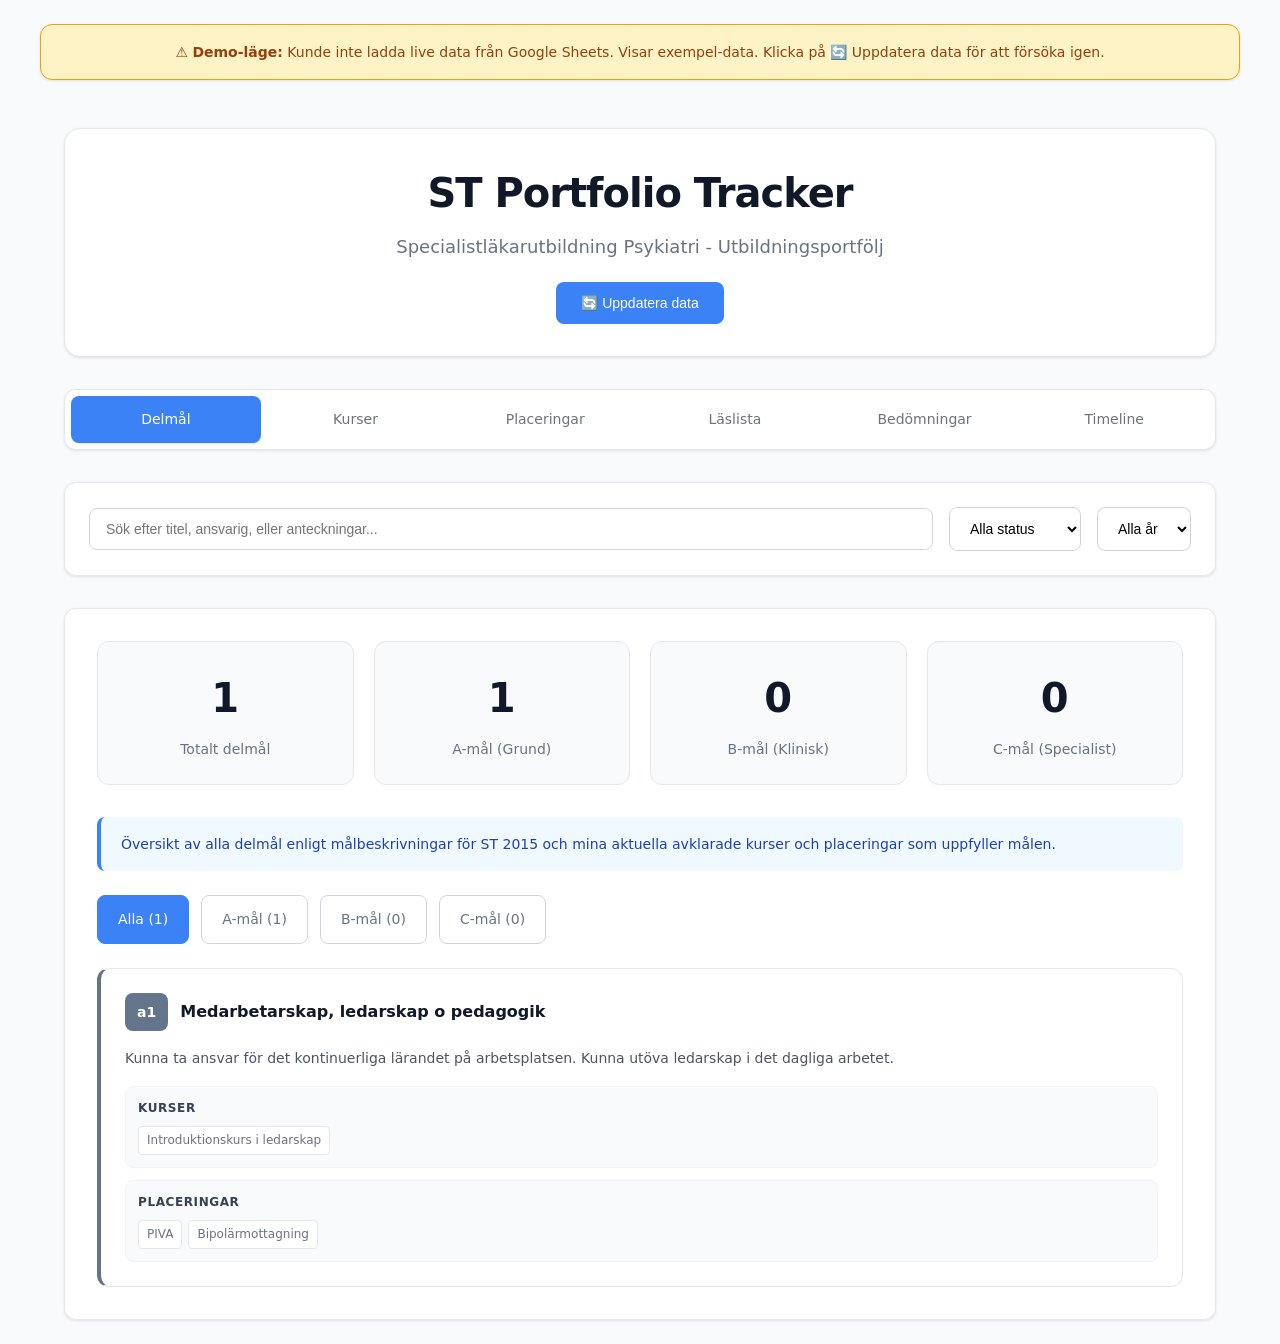
<file: index.html>
<!DOCTYPE html>
<html lang="sv">
<head>
    <meta charset="UTF-8">
    <meta name="viewport" content="width=device-width, initial-scale=1.0">
    <title>ST Portfolio Tracker - Psykiatri</title>
    <style>
        * {
            margin: 0;
            padding: 0;
            box-sizing: border-box;
        }

        body {
            font-family: -apple-system, BlinkMacSystemFont, 'Segoe UI', system-ui, sans-serif;
            line-height: 1.6;
            color: #1f2937;
            background: #f8fafc;
            min-height: 100vh;
            margin: 0;
            padding: 0;
        }

        .container {
            max-width: 1200px;
            margin: 0 auto;
            padding: 24px;
        }

        .header {
            background: white;
            border-radius: 16px;
            padding: 32px;
            margin-bottom: 32px;
            box-shadow: 0 1px 3px rgba(0, 0, 0, 0.1);
            border: 1px solid #e5e7eb;
            text-align: center;
        }

        .header h1 {
            color: #111827;
            font-size: 2.5rem;
            margin-bottom: 8px;
            font-weight: 700;
            letter-spacing: -0.025em;
        }

        .header p {
            color: #6b7280;
            font-size: 1.125rem;
            margin: 0;
        }

        .nav-tabs {
            display: flex;
            background: white;
            border-radius: 12px;
            padding: 6px;
            margin-bottom: 32px;
            box-shadow: 0 1px 3px rgba(0, 0, 0, 0.1);
            border: 1px solid #e5e7eb;
        }

        .nav-tab {
            flex: 1;
            padding: 12px 24px;
            text-align: center;
            cursor: pointer;
            border-radius: 8px;
            transition: all 0.2s ease;
            font-weight: 500;
            color: #6b7280;
            font-size: 14px;
        }

        .nav-tab.active {
            background: #3b82f6;
            color: white;
            box-shadow: 0 1px 2px rgba(0, 0, 0, 0.1);
        }

        .nav-tab:hover:not(.active) {
            background: #f3f4f6;
            color: #374151;
        }

        .search-filter {
            background: white;
            border-radius: 12px;
            padding: 24px;
            margin-bottom: 32px;
            box-shadow: 0 1px 3px rgba(0, 0, 0, 0.1);
            border: 1px solid #e5e7eb;
        }

        .search-row {
            display: flex;
            gap: 16px;
            flex-wrap: wrap;
            align-items: center;
        }

        .search-input, .filter-select {
            padding: 12px 16px;
            border: 1px solid #d1d5db;
            border-radius: 8px;
            font-size: 14px;
            transition: all 0.2s ease;
            background: white;
        }

        .search-input {
            flex: 1;
            min-width: 250px;
        }

        .search-input:focus, .filter-select:focus {
            outline: none;
            border-color: #3b82f6;
            box-shadow: 0 0 0 3px rgba(59, 130, 246, 0.1);
        }

        .content-section {
            display: none;
            background: white;
            border-radius: 12px;
            padding: 32px;
            box-shadow: 0 1px 3px rgba(0, 0, 0, 0.1);
            border: 1px solid #e5e7eb;
        }

        .content-section.active {
            display: block;
            animation: fadeIn 0.3s ease-out;
        }

        @keyframes fadeIn {
            from { opacity: 0; transform: translateY(10px); }
            to { opacity: 1; transform: translateY(0); }
        }

        .data-table {
            width: 100%;
            border-collapse: collapse;
            margin-top: 24px;
            border-radius: 8px;
            overflow: hidden;
            border: 1px solid #e5e7eb;
        }

        .data-table th {
            background: #f9fafb;
            color: #374151;
            padding: 16px 12px;
            text-align: left;
            font-weight: 600;
            font-size: 13px;
            text-transform: uppercase;
            letter-spacing: 0.05em;
            border-bottom: 1px solid #e5e7eb;
        }

        .data-table td {
            padding: 16px 12px;
            border-bottom: 1px solid #f3f4f6;
            vertical-align: top;
            font-size: 14px;
        }

        .data-table tr:hover {
            background: #f9fafb;
        }

        .data-table tr:last-child td {
            border-bottom: none;
        }

        .type-badge {
            display: inline-block;
            padding: 4px 12px;
            border-radius: 16px;
            font-size: 11px;
            font-weight: 600;
            text-transform: uppercase;
            letter-spacing: 0.025em;
        }

        .type-sit-in {
            background: #dbeafe;
            color: #1e40af;
        }

        .type-cbd {
            background: #ede9fe;
            color: #7c3aed;
        }

        .type-360grader {
            background: #d1fae5;
            color: #065f46;
        }

        .type-bok {
            background: #fef2f2;
            color: #991b1b;
        }

        .type-artikel {
            background: #f0f9ff;
            color: #0c4a6e;
        }

        .type-podcast {
            background: #f0fdf4;
            color: #14532d;
        }

        .type-podd {
            background: #f0fdf4;
            color: #14532d;
        }

        .type-video {
            background: #fefce8;
            color: #854d0e;
        }

        .type-webinar {
            background: #f5f3ff;
            color: #5b21b6;
        }

        .type-substack {
            background: #ffedd5;
            color: #9a3412;
        }

        .type-blogg {
            background: #e0e7ff;
            color: #3730a3;
        }

        .type-blog {
            background: #e0e7ff;
            color: #3730a3;
        }

        .type-kurs {
            background: #dbeafe;
            color: #1e40af;
        }

        .type-tidskrift {
            background: #f3e8ff;
            color: #6b21a8;
        }

        .type-rapport {
            background: #fce7f3;
            color: #9f1239;
        }

        .type-guideline {
            background: #d1fae5;
            color: #065f46;
        }

        .type-riktlinje {
            background: #d1fae5;
            color: #065f46;
        }

        .type-forskningsartikel {
            background: #cffafe;
            color: #164e63;
        }

        .type-oversikt {
            background: #fef3c7;
            color: #92400e;
        }

        .type-fallbeskrivning {
            background: #ede9fe;
            color: #6b21a8;
        }

        .link-button {
            display: inline-block;
            padding: 8px 16px;
            background: #3b82f6;
            color: white;
            text-decoration: none;
            border-radius: 6px;
            font-size: 12px;
            font-weight: 500;
            transition: all 0.2s ease;
        }

        .link-button:hover {
            background: #2563eb;
            transform: translateY(-1px);
        }

        .goals-list {
            display: flex;
            flex-wrap: wrap;
            gap: 6px;
        }

        .goal-tag {
            background: #f3f4f6;
            border: 1px solid #d1d5db;
            padding: 4px 8px;
            border-radius: 4px;
            font-size: 11px;
            color: #374151;
            font-weight: 500;
        }

        .goal-tag.goal-a {
            background: #f1f5f9;
            border-color: #64748b;
            color: #334155;
        }

        .goal-tag.goal-b {
            background: #f0fdfa;
            border-color: #14b8a6;
            color: #0f766e;
        }

        .goal-tag.goal-c {
            background: #fef7ed;
            border-color: #f97316;
            color: #c2410c;
        }

        .status-completed {
            background: #d1fae5;
            color: #065f46;
            border-color: #a7f3d0;
        }

        .status-planned {
            background: #fef3c7;
            color: #92400e;
            border-color: #fde68a;
        }

        .status-ongoing {
            background: #dbeafe;
            color: #1e40af;
            border-color: #bfdbfe;
        }

        .section-description {
            background: #f0f9ff;
            border-left: 4px solid #3b82f6;
            padding: 16px 20px;
            margin: 24px 0;
            border-radius: 8px;
            font-size: 14px;
            line-height: 1.6;
            color: #1e40af;
        }

        .summary-stats {
            display: grid;
            grid-template-columns: repeat(auto-fit, minmax(200px, 1fr));
            gap: 20px;
            margin-bottom: 32px;
        }

        .stat-card {
            background: #f8fafc;
            border: 1px solid #e5e7eb;
            padding: 24px;
            border-radius: 12px;
            text-align: center;
        }

        .stat-number {
            font-size: 2.5rem;
            font-weight: 700;
            margin-bottom: 8px;
            color: #111827;
        }

        .stat-label {
            font-size: 0.875rem;
            color: #6b7280;
            font-weight: 500;
        }

        .delmal-cards {
            display: grid;
            grid-template-columns: repeat(auto-fit, minmax(400px, 1fr));
            gap: 24px;
            margin-top: 24px;
        }

        .delmal-card {
            background: white;
            border-radius: 12px;
            padding: 24px;
            border: 1px solid #e5e7eb;
            border-left: 4px solid;
            transition: all 0.2s ease;
        }

        .delmal-card:hover {
            transform: translateY(-2px);
            box-shadow: 0 4px 6px rgba(0, 0, 0, 0.1);
        }

        .delmal-card.category-a {
            border-left-color: #64748b;
        }

        .delmal-card.category-b {
            border-left-color: #14b8a6;
        }

        .delmal-card.category-c {
            border-left-color: #f97316;
        }

        .delmal-header {
            display: flex;
            align-items: center;
            margin-bottom: 16px;
            gap: 12px;
        }

        .delmal-code {
            color: white;
            padding: 8px 12px;
            border-radius: 8px;
            font-weight: 600;
            font-size: 14px;
            min-width: 40px;
            text-align: center;
        }

        .delmal-code.category-a {
            background: #64748b;
        }

        .delmal-code.category-b {
            background: #14b8a6;
        }

        .delmal-code.category-c {
            background: #f97316;
        }

        .delmal-title {
            font-weight: 600;
            font-size: 16px;
            color: #111827;
            flex: 1;
        }

        .delmal-description {
            color: #4b5563;
            line-height: 1.6;
            margin-bottom: 16px;
            font-size: 14px;
        }

        .delmal-coverage {
            display: flex;
            flex-direction: column;
            gap: 12px;
        }

        .coverage-section {
            background: #f9fafb;
            padding: 12px;
            border-radius: 8px;
            border: 1px solid #f3f4f6;
        }

        .coverage-title {
            font-weight: 600;
            color: #374151;
            margin-bottom: 8px;
            font-size: 12px;
            text-transform: uppercase;
            letter-spacing: 0.05em;
        }

        .coverage-items {
            display: flex;
            flex-wrap: wrap;
            gap: 6px;
        }

        .coverage-item {
            background: white;
            border: 1px solid #e5e7eb;
            padding: 4px 8px;
            border-radius: 4px;
            font-size: 12px;
            color: #6b7280;
        }

        .category-filter {
            display: flex;
            gap: 12px;
            margin-bottom: 24px;
            flex-wrap: wrap;
        }

        .category-btn {
            padding: 12px 20px;
            border: 1px solid #d1d5db;
            background: white;
            border-radius: 8px;
            cursor: pointer;
            transition: all 0.2s ease;
            font-weight: 500;
            color: #6b7280;
            font-size: 14px;
        }

        .category-btn.active {
            border-color: #3b82f6;
            background: #3b82f6;
            color: white;
        }

        .category-btn:hover:not(.active) {
            border-color: #3b82f6;
            color: #3b82f6;
        }

        .no-results {
            text-align: center;
            padding: 48px;
            color: #6b7280;
            font-style: italic;
        }

        @media (max-width: 768px) {
            .container {
                padding: 16px;
            }
            
            .header {
                padding: 24px;
                margin-bottom: 24px;
            }
            
            .header h1 {
                font-size: 2rem;
            }
            
            .nav-tabs {
                flex-direction: column;
                gap: 4px;
                padding: 4px;
            }
            
            .nav-tab {
                padding: 12px 16px;
            }
            
            .search-row {
                flex-direction: column;
            }
            
            .search-input {
                min-width: 100%;
            }
            
            .content-section {
                padding: 20px;
            }
            
            /* Mobile-optimized table */
            .data-table {
                font-size: 12px;
                display: block;
                overflow-x: auto;
                white-space: nowrap;
                -webkit-overflow-scrolling: touch;
            }
            
            .data-table th, .data-table td {
                padding: 8px 6px;
                min-width: 100px;
            }
            
            .data-table th:first-child,
            .data-table td:first-child {
                position: sticky;
                left: 0;
                background: white;
                z-index: 2;
            }
            
            .data-table th:first-child {
                background: #f9fafb;
            }
            
            .summary-stats {
                grid-template-columns: repeat(2, 1fr);
                gap: 12px;
            }
            
            .stat-card {
                padding: 16px;
            }
            
            .stat-number {
                font-size: 1.8rem;
            }
            
            .delmal-cards {
                grid-template-columns: 1fr;
                gap: 16px;
            }
            
            .delmal-card {
                padding: 16px;
            }
            
            .category-filter {
                justify-content: center;
                gap: 8px;
            }
            
            .category-btn {
                padding: 8px 12px;
                font-size: 12px;
            }
            
            .section-description {
                padding: 12px 16px;
                font-size: 13px;
                margin: 16px 0;
            }
            
            .goals-list {
                gap: 4px;
            }
            
            .goal-tag {
                font-size: 10px;
                padding: 3px 6px;
            }
            
            .type-badge {
                font-size: 10px;
                padding: 3px 8px;
            }
            
            .link-button {
                font-size: 11px;
                padding: 6px 12px;
            }
        }

        /* iPad and larger tablets */
        @media (min-width: 769px) and (max-width: 1024px) {
            .container {
                padding: 20px;
            }
            
            .summary-stats {
                grid-template-columns: repeat(2, 1fr);
                gap: 16px;
            }
            
            .delmal-cards {
                grid-template-columns: 1fr;
                gap: 20px;
            }
            
            .nav-tab {
                padding: 10px 16px;
                font-size: 13px;
            }
            
            .data-table {
                font-size: 13px;
            }
            
            .data-table th, .data-table td {
                padding: 12px 10px;
            }
        }

        /* Very small phones */
        @media (max-width: 480px) {
            .header h1 {
                font-size: 1.8rem;
            }
            
            .header p {
                font-size: 1rem;
            }
            
            .summary-stats {
                grid-template-columns: 1fr;
                gap: 12px;
            }
            
            .stat-card {
                padding: 12px;
            }
            
            .stat-number {
                font-size: 1.5rem;
            }
            
            .nav-tab {
                padding: 10px 12px;
                font-size: 12px;
            }
            
            .search-filter {
                padding: 16px;
            }
            
            .content-section {
                padding: 16px;
            }
            
            .data-table th, .data-table td {
                padding: 6px 4px;
                min-width: 80px;
            }
            
            .delmal-card {
                padding: 12px;
            }
            
            .delmal-header {
                flex-direction: column;
                align-items: flex-start;
                gap: 8px;
            }
            
            .delmal-code {
                align-self: flex-start;
            }
            
            .section-description {
                padding: 10px 12px;
                font-size: 12px;
            }
        }

        /* Landscape phone optimization */
        @media (max-width: 896px) and (orientation: landscape) {
            .summary-stats {
                grid-template-columns: repeat(4, 1fr);
                gap: 10px;
            }
            
            .stat-card {
                padding: 12px 8px;
            }
            
            .stat-number {
                font-size: 1.4rem;
            }
            
            .stat-label {
                font-size: 0.75rem;
            }
        }

        /* Touch-friendly improvements */
        @media (hover: none) and (pointer: coarse) {
            .nav-tab {
                min-height: 44px;
                display: flex;
                align-items: center;
                justify-content: center;
            }
            
            .link-button {
                min-height: 44px;
                display: inline-flex;
                align-items: center;
                justify-content: center;
                padding: 8px 16px;
            }
            
            .category-btn {
                min-height: 44px;
                display: flex;
                align-items: center;
                justify-content: center;
            }
            
            #refresh-btn {
                min-height: 44px;
                padding: 12px 24px;
            }
            
            .search-input, .filter-select {
                min-height: 44px;
            }
        }
    </style>
</head>
<body>
    <div class="container">
        <div class="header">
            <h1>ST Portfolio Tracker</h1>
            <p>Specialistläkarutbildning Psykiatri - Utbildningsportfölj</p>
        </div>

        <div class="nav-tabs">
            <div class="nav-tab active" onclick="showSection('delmal')">Delmål</div>
            <div class="nav-tab" onclick="showSection('kurser')">Kurser</div>
            <div class="nav-tab" onclick="showSection('placeringar')">Placeringar</div>
            <div class="nav-tab" onclick="showSection('laslista')">Läslista</div>
            <div class="nav-tab" onclick="showSection('portfolio')">Bedömningar</div>
            <div class="nav-tab" onclick="showSection('timeline')">Timeline</div>
        </div>

        <div class="search-filter">
            <div class="search-row">
                <input type="text" class="search-input" id="searchInput" placeholder="Sök efter titel, ansvarig, eller anteckningar...">
                <select class="filter-select" id="statusFilter">
                    <option value="">Alla status</option>
                    <option value="completed">Genomförda</option>
                    <option value="ongoing">Pågående</option>
                    <option value="planned">Planerade</option>
                </select>
                <select class="filter-select" id="yearFilter">
                    <option value="">Alla år</option>
                    <option value="2024">2024</option>
                    <option value="2025">2025</option>
                </select>
            </div>
        </div>

        <!-- Learning Objectives Section -->
        <div class="content-section active" id="delmal-section">
            <div class="summary-stats">
                <div class="stat-card">
                    <div class="stat-number" id="delmal-total">28</div>
                    <div class="stat-label">Totalt delmål</div>
                </div>
                <div class="stat-card">
                    <div class="stat-number" id="delmal-a">6</div>
                    <div class="stat-label">A-mål (Grund)</div>
                </div>
                <div class="stat-card">
                    <div class="stat-number" id="delmal-b">5</div>
                    <div class="stat-label">B-mål (Klinisk)</div>
                </div>
                <div class="stat-card">
                    <div class="stat-number" id="delmal-c">13</div>
                    <div class="stat-label">C-mål (Specialist)</div>
                </div>
            </div>

            <div class="section-description">
                Översikt av alla delmål enligt målbeskrivningar för ST 2015 och mina aktuella avklarade kurser och placeringar som uppfyller målen.
            </div>

            <div class="delmal-cards" id="delmal-cards">
                <!-- Data will be populated by JavaScript -->
            </div>
            <div class="no-results" id="delmal-no-results" style="display: none;">
                Inga delmål matchar dina sökkriterier.
            </div>
        </div>

        <!-- Courses Section -->
        <div class="content-section" id="kurser-section">
            <div class="summary-stats">
                <div class="stat-card">
                    <div class="stat-number" id="kurser-total">7</div>
                    <div class="stat-label">Totalt kurser</div>
                </div>
                <div class="stat-card">
                    <div class="stat-number" id="kurser-completed">5</div>
                    <div class="stat-label">Genomförda</div>
                </div>
                <div class="stat-card">
                    <div class="stat-number" id="kurser-planned">2</div>
                    <div class="stat-label">Planerade</div>
                </div>
            </div>

            <div class="section-description">
                Översikt av avklarade, pågående och planerade kurser och deras respektive delmål med länk till relevanta kursintyg.
            </div>

            <table class="data-table" id="kurser-table">
                <thead>
                    <tr>
                        <th>Titel</th>
                        <th>Period</th>
                        <th>Ansvarig/Bedömare</th>
                        <th>Delmål</th>
                        <th>Länk</th>
                        <th>Anteckningar</th>
                    </tr>
                </thead>
                <tbody id="kurser-tbody">
                    <!-- Data will be populated by JavaScript -->
                </tbody>
            </table>
            <div class="no-results" id="kurser-no-results" style="display: none;">
                Inga kurser matchar dina sökkriterier.
            </div>
        </div>

        <!-- Placements Section -->
        <div class="content-section" id="placeringar-section">
            <div class="summary-stats">
                <div class="stat-card">
                    <div class="stat-number" id="placeringar-total">15</div>
                    <div class="stat-label">Totalt placeringar</div>
                </div>
                <div class="stat-card">
                    <div class="stat-number" id="placeringar-completed">6</div>
                    <div class="stat-label">Genomförda</div>
                </div>
                <div class="stat-card">
                    <div class="stat-number" id="placeringar-planned">9</div>
                    <div class="stat-label">Planerade</div>
                </div>
            </div>

            <div class="section-description">
                Avklarade, pågående och planerade placeringar med länk till respektive tjänstgöringsintyg.
            </div>

            <table class="data-table" id="placeringar-table">
                <thead>
                    <tr>
                        <th>Titel</th>
                        <th>Period</th>
                        <th>Ansvarig/Bedömare</th>
                        <th>Delmål</th>
                        <th>Länk</th>
                        <th>Anteckningar</th>
                    </tr>
                </thead>
                <tbody id="placeringar-tbody">
                    <!-- Data will be populated by JavaScript -->
                </tbody>
            </table>
            <div class="no-results" id="placeringar-no-results" style="display: none;">
                Inga placeringar matchar dina sökkriterier.
            </div>
        </div>

        <!-- Reading List Section - SIMPLIFIED -->
        <div class="content-section" id="laslista-section">
            <div class="section-description">
                Källor till olika media för kontinuerlig utbildning och självstyrd inlärning.
            </div>

            <table class="data-table" id="laslista-table">
                <thead>
                    <tr>
                        <th>Typ</th>
                        <th>Titel</th>
                        <th>Författare/Källa</th>
                        <th>Datum</th>
                        <th>Länk</th>
                    </tr>
                </thead>
                <tbody id="laslista-tbody">
                    <!-- Data will be populated by JavaScript -->
                </tbody>
            </table>
            <div class="no-results" id="laslista-no-results" style="display: none;">
                Inga läslistor matchar dina sökkriterier.
            </div>
        </div>

        <!-- Portfolio Activities Section -->
        <div class="content-section" id="portfolio-section">
            <div class="summary-stats">
                <div class="stat-card">
                    <div class="stat-number" id="portfolio-total">12</div>
                    <div class="stat-label">Totalt bedömningar</div>
                </div>
                <div class="stat-card">
                    <div class="stat-number" id="portfolio-completed">9</div>
                    <div class="stat-label">Genomförda</div>
                </div>
                <div class="stat-card">
                    <div class="stat-number" id="portfolio-planned">3</div>
                    <div class="stat-label">Planerade</div>
                </div>
            </div>

            <div class="section-description">
                Dokumentation för kontinuerlig bedömning under utbildning.
            </div>

            <table class="data-table" id="portfolio-table">
                <thead>
                    <tr>
                        <th>Typ</th>
                        <th>Titel</th>
                        <th>Period</th>
                        <th>Ansvarig/Bedömare</th>
                        <th>Länk</th>
                        <th>Anteckningar</th>
                    </tr>
                </thead>
                <tbody id="portfolio-tbody">
                    <!-- Data will be populated by JavaScript -->
                </tbody>
            </table>
            <div class="no-results" id="portfolio-no-results" style="display: none;">
                Inga bedömningar matchar dina sökkriterier.
            </div>
        </div>

        <!-- Timeline Section -->
        <div class="content-section" id="timeline-section">
            <div class="section-description">
                Översikt av alla placeringar och rotationer under specialistläkarutbildningen.
            </div>
            
            <div style="background: white; border-radius: 12px; padding: 20px; margin-top: 24px;">
                <svg xmlns="http://www.w3.org/2000/svg" viewBox="0 0 1600 720" style="width: 100%; height: auto; font-family: -apple-system, BlinkMacSystemFont, 'Segoe UI', sans-serif;">
  
  <!-- Month labels -->
  <g transform="translate(80, 20)">
    <text x="63" y="0" text-anchor="middle" font-size="24" font-weight="600" fill="#4a5568">Jan</text>
    <text x="190" y="0" text-anchor="middle" font-size="24" font-weight="600" fill="#4a5568">Feb</text>
    <text x="317" y="0" text-anchor="middle" font-size="24" font-weight="600" fill="#4a5568">Mar</text>
    <text x="444" y="0" text-anchor="middle" font-size="24" font-weight="600" fill="#4a5568">Apr</text>
    <text x="571" y="0" text-anchor="middle" font-size="24" font-weight="600" fill="#4a5568">Maj</text>
    <text x="698" y="0" text-anchor="middle" font-size="24" font-weight="600" fill="#4a5568">Jun</text>
    <text x="825" y="0" text-anchor="middle" font-size="24" font-weight="600" fill="#4a5568">Jul</text>
    <text x="952" y="0" text-anchor="middle" font-size="24" font-weight="600" fill="#4a5568">Aug</text>
    <text x="1079" y="0" text-anchor="middle" font-size="24" font-weight="600" fill="#4a5568">Sep</text>
    <text x="1206" y="0" text-anchor="middle" font-size="24" font-weight="600" fill="#4a5568">Okt</text>
    <text x="1333" y="0" text-anchor="middle" font-size="24" font-weight="600" fill="#4a5568">Nov</text>
    <text x="1460" y="0" text-anchor="middle" font-size="24" font-weight="600" fill="#4a5568">Dec</text>
  </g>
  
  <!-- Timeline grid -->
  <rect x="0" y="40" width="1600" height="660" fill="white" stroke="#e2e8f0" stroke-width="1" rx="8"/>
  
  <!-- Year rows -->
  <!-- 2023 -->
  <rect x="0" y="40" width="80" height="110" fill="#f7fafc"/>
  <text x="40" y="100" text-anchor="middle" font-size="28" font-weight="600" fill="#2d3748">2023</text>
  <line x1="80" y1="40" x2="80" y2="150" stroke="#e2e8f0" stroke-width="1"/>
  <line x1="0" y1="150" x2="1600" y2="150" stroke="#e2e8f0" stroke-width="1"/>
  
  <!-- 2024 -->
  <rect x="0" y="150" width="80" height="110" fill="#f7fafc"/>
  <text x="40" y="210" text-anchor="middle" font-size="28" font-weight="600" fill="#2d3748">2024</text>
  <line x1="80" y1="150" x2="80" y2="260" stroke="#e2e8f0" stroke-width="1"/>
  <line x1="0" y1="260" x2="1600" y2="260" stroke="#e2e8f0" stroke-width="1"/>
  
  <!-- 2025 -->
  <rect x="0" y="260" width="80" height="110" fill="#f7fafc"/>
  <text x="40" y="320" text-anchor="middle" font-size="28" font-weight="600" fill="#2d3748">2025</text>
  <line x1="80" y1="260" x2="80" y2="370" stroke="#e2e8f0" stroke-width="1"/>
  <line x1="0" y1="370" x2="1600" y2="370" stroke="#e2e8f0" stroke-width="1"/>
  
  <!-- 2026 -->
  <rect x="0" y="370" width="80" height="110" fill="#f7fafc"/>
  <text x="40" y="430" text-anchor="middle" font-size="28" font-weight="600" fill="#2d3748">2026</text>
  <line x1="80" y1="370" x2="80" y2="480" stroke="#e2e8f0" stroke-width="1"/>
  <line x1="0" y1="480" x2="1600" y2="480" stroke="#e2e8f0" stroke-width="1"/>
  
  <!-- 2027 -->
  <rect x="0" y="480" width="80" height="110" fill="#f7fafc"/>
  <text x="40" y="540" text-anchor="middle" font-size="28" font-weight="600" fill="#2d3748">2027</text>
  <line x1="80" y1="480" x2="80" y2="590" stroke="#e2e8f0" stroke-width="1"/>
  <line x1="0" y1="590" x2="1600" y2="590" stroke="#e2e8f0" stroke-width="1"/>
  
  <!-- 2028 -->
  <rect x="0" y="590" width="80" height="110" fill="#f7fafc"/>
  <text x="40" y="650" text-anchor="middle" font-size="28" font-weight="600" fill="#2d3748">2028</text>
  <line x1="80" y1="590" x2="80" y2="700" stroke="#e2e8f0" stroke-width="1"/>
  
  <!-- Rotations -->
  <!-- 2023: PIVA (Sep-Nov) -->
  <rect x="1086" y="50" width="380" height="36" rx="4" fill="#3182ce"/>
  <text x="1276" y="72" text-anchor="middle" font-size="20" font-weight="500" fill="white">PIVA</text>
  
  <!-- 2023: Psykakuten (Dec) -->
  <rect x="1466" y="50" width="127" height="36" rx="4" fill="#38a169"/>
  <text x="1530" y="72" text-anchor="middle" font-size="20" font-weight="500" fill="white">Psykakuten</text>
  
  <!-- 2023: ECT (Dec) -->
  <rect x="1466" y="95" width="127" height="36" rx="4" fill="#805ad5"/>
  <text x="1530" y="117" text-anchor="middle" font-size="20" font-weight="500" fill="white">ECT</text>
  
  <!-- 2024: Psykakuten (Jan-Feb) -->
  <rect x="80" y="160" width="254" height="36" rx="4" fill="#38a169"/>
  <text x="207" y="182" text-anchor="middle" font-size="20" font-weight="500" fill="white">Psykakuten</text>
  
  <!-- 2024: ECT (Jan-Feb) -->
  <rect x="80" y="205" width="254" height="36" rx="4" fill="#805ad5"/>
  <text x="207" y="227" text-anchor="middle" font-size="20" font-weight="500" fill="white">ECT</text>
  
  <!-- 2024: PIVA (Mar-Jun) -->
  <rect x="334" y="160" width="507" height="36" rx="4" fill="#3182ce"/>
  <text x="588" y="182" text-anchor="middle" font-size="20" font-weight="500" fill="white">PIVA</text>
  
  <!-- 2024: Psykakuten (Jul-Aug) -->
  <rect x="841" y="160" width="254" height="36" rx="4" fill="#38a169"/>
  <text x="968" y="182" text-anchor="middle" font-size="20" font-weight="500" fill="white">Psykakuten</text>
  
  <!-- 2024: KA (Sep 1-15) -->
  <rect x="1095" y="160" width="63" height="36" rx="4" fill="#d69e2e"/>
  <text x="1127" y="182" text-anchor="middle" font-size="20" font-weight="500" fill="white">KA</text>
  
  <!-- 2024: Bipolärmottagning (Sep 16-Dec) -->
  <rect x="1158" y="160" width="435" height="36" rx="4" fill="#dd6b20"/>
  <text x="1376" y="182" text-anchor="middle" font-size="20" font-weight="500" fill="white">Bipolärmottagning</text>
  
  <!-- 2025: Amanuens (Jan-Jun 8) -->
  <rect x="80" y="270" width="697" height="36" rx="4" fill="#e53e3e"/>
  <text x="429" y="292" text-anchor="middle" font-size="20" font-weight="500" fill="white">Amanuens</text>
  
  <!-- 2025: Internmedicin (Jun 9-Sep 28) -->
  <rect x="777" y="270" width="447" height="36" rx="4" fill="#2c5282"/>
  <text x="1001" y="292" text-anchor="middle" font-size="20" font-weight="500" fill="white">Internmedicin</text>
  
  <!-- 2025: Medakuten (Sep 29-Nov 30) -->
  <rect x="1224" y="270" width="253" height="36" rx="4" fill="#2f855a"/>
  <text x="1351" y="292" text-anchor="middle" font-size="20" font-weight="500" fill="white">Medakuten</text>
  
  <!-- 2025: BUP (Dec) -->
  <rect x="1477" y="270" width="116" height="36" rx="4" fill="#6b46c1"/>
  <text x="1535" y="292" text-anchor="middle" font-size="20" font-weight="500" fill="white">BUP</text>
  
  <!-- 2026: BUP (Jan-Mar 29) -->
  <rect x="80" y="380" width="371" height="36" rx="4" fill="#6b46c1"/>
  
  <!-- 2026: PDT utbildning (Jan-Dec) -->
  <rect x="80" y="425" width="1513" height="36" rx="4" fill="#fde68a"/>
  <text x="837" y="447" text-anchor="middle" font-size="20" font-weight="500" fill="#78350f">PDT utbildning</text>
  
  <!-- 2026: BCM (Mar 30-Aug 2) -->
  <rect x="451" y="380" width="522" height="36" rx="4" fill="#00b5d8"/>
  <text x="712" y="402" text-anchor="middle" font-size="20" font-weight="500" fill="white">BCM</text>
  
  <!-- 2026: Allmänpsykiatri slutenvård (Aug 3-Oct 4) -->
  <rect x="973" y="380" width="258" height="36" rx="4" fill="#319795"/>
  <text x="1102" y="402" text-anchor="middle" font-size="20" font-weight="500" fill="white">Allmänpsykiatri slutenvård</text>
  
  <!-- 2026: Psykos slutenvård (Oct 5-Dec) -->
  <rect x="1231" y="380" width="362" height="36" rx="4" fill="#d53f8c"/>
  <text x="1412" y="402" text-anchor="middle" font-size="20" font-weight="500" fill="white">Psykos slutenvård</text>
  
  <!-- 2027: Psykos slutenvård (Jan 1-3) -->
  <rect x="80" y="490" width="13" height="36" rx="4" fill="#d53f8c"/>
  
  <!-- 2027: PDT utbildning (Jan-Dec) -->
  <rect x="80" y="535" width="1513" height="36" rx="4" fill="#fde68a"/>
  <text x="837" y="557" text-anchor="middle" font-size="20" font-weight="500" fill="#78350f">PDT utbildning</text>
  
  <!-- 2027: Psykos öppenvård/NIP (Jan 4-Mar 28) -->
  <rect x="93" y="490" width="358" height="36" rx="4" fill="#2b6cb0"/>
  <text x="272" y="512" text-anchor="middle" font-size="20" font-weight="500" fill="white">Psykos öppenvård/NIP</text>
  
  <!-- 2027: Minnesmottagning (Mar 29-Jul 4) -->
  <rect x="451" y="490" width="390" height="36" rx="4" fill="#276749"/>
  <text x="646" y="512" text-anchor="middle" font-size="20" font-weight="500" fill="white">Minnesmottagning</text>
  
  <!-- 2027: Allmänpsykiatri öppenvård (Jul 5-Dec) -->
  <rect x="841" y="490" width="752" height="36" rx="4" fill="#744210"/>
  <text x="1217" y="512" text-anchor="middle" font-size="20" font-weight="500" fill="white">Allmänpsykiatri öppenvård</text>
  
  <!-- 2028: Allmänpsykiatri öppenvård (Jan 1-30) -->
  <rect x="80" y="600" width="122" height="36" rx="4" fill="#744210"/>
  
  <!-- 2028: Neurologi (Jan 31-Apr 30) -->
  <rect x="202" y="600" width="506" height="36" rx="4" fill="#9c4221"/>
  <text x="455" y="622" text-anchor="middle" font-size="20" font-weight="500" fill="white">Neurologi</text>
</svg>
            </div>
        </div>

    </div>

    <script>
        // Configuration - Google Sheets CSV URLs
        const SHEET_URLS = {
            delmal: 'https://docs.google.com/spreadsheets/d/e/2PACX-1vTO7RdhNGB9AGvPYbdDieARG4DmV1i1Tu--Zwv_ZyL-YvipCAuhAZLJ3b9t-sWOE9OoBTl0sRQh66UH/pub?gid=0&single=true&output=csv',
            kurser: 'https://docs.google.com/spreadsheets/d/e/2PACX-1vTO7RdhNGB9AGvPYbdDieARG4DmV1i1Tu--Zwv_ZyL-YvipCAuhAZLJ3b9t-sWOE9OoBTl0sRQh66UH/pub?gid=326536759&single=true&output=csv',
            placeringar: 'https://docs.google.com/spreadsheets/d/e/2PACX-1vTO7RdhNGB9AGvPYbdDieARG4DmV1i1Tu--Zwv_ZyL-YvipCAuhAZLJ3b9t-sWOE9OoBTl0sRQh66UH/pub?gid=635332228&single=true&output=csv',
            laslista: 'https://docs.google.com/spreadsheets/d/e/2PACX-1vTO7RdhNGB9AGvPYbdDieARG4DmV1i1Tu--Zwv_ZyL-YvipCAuhAZLJ3b9t-sWOE9OoBTl0sRQh66UH/pub?gid=1415009810&single=true&output=csv',
            portfolio: 'https://docs.google.com/spreadsheets/d/e/2PACX-1vTO7RdhNGB9AGvPYbdDieARG4DmV1i1Tu--Zwv_ZyL-YvipCAuhAZLJ3b9t-sWOE9OoBTl0sRQh66UH/pub?gid=1653992571&single=true&output=csv'
        };

        // Data containers - will be populated from Google Sheets
        let portfolioData = [];
        let kurserData = [];
        let placeringarData = [];
        let laslistaData = [];
        let delmalData = [];

        let currentData = [];
        let currentSection = 'delmal';
        let currentCategory = 'all';
        let isLoading = false;

        // Utility function to parse CSV
        function parseCSV(csvText) {
            const lines = csvText.split('\n').filter(line => line.trim());
            if (lines.length < 2) return [];
            
            const headers = lines[0].split(',').map(h => h.replace(/"/g, '').trim());
            const data = [];
            
            for (let i = 1; i < lines.length; i++) {
                const values = [];
                let current = '';
                let inQuotes = false;
                
                for (let j = 0; j < lines[i].length; j++) {
                    const char = lines[i][j];
                    if (char === '"') {
                        inQuotes = !inQuotes;
                    } else if (char === ',' && !inQuotes) {
                        values.push(current.trim());
                        current = '';
                    } else {
                        current += char;
                    }
                }
                values.push(current.trim());
                
                if (values.length === headers.length) {
                    const row = {};
                    headers.forEach((header, index) => {
                        row[header.toLowerCase()] = values[index].replace(/"/g, '');
                    });
                    data.push(row);
                }
            }
            return data;
        }

        // Function to determine status based on data
        function determineStatus(period, anteckningar) {
            if (!period || period === '...' || period === '') {
                if (anteckningar && anteckningar.toLowerCase().includes('planerad')) {
                    return 'planned';
                }
                return 'planned';
            }
            
            if (anteckningar && anteckningar.toLowerCase().includes('planerad')) {
                return 'planned';
            }
            
            // Check if period is in the future
            const currentYear = new Date().getFullYear();
            if (period.includes('2025') && currentYear < 2025) {
                return 'planned';
            }
            
            if (period.includes(currentYear.toString()) && 
                (anteckningar && anteckningar.toLowerCase().includes('pågående'))) {
                return 'ongoing';
            }
            
            return 'completed';
        }

        // Function to parse delmål string into array
        function parseDelmål(delmalStr) {
            if (!delmalStr || delmalStr === '...' || delmalStr === '') return [];
            return delmalStr.split(',').map(d => d.trim()).filter(d => d);
        }

        // Fetch data from Google Sheets with fallback
        async function fetchSheetData(url) {
            try {
                const response = await fetch(url);
                if (!response.ok) throw new Error(`HTTP error! status: ${response.status}`);
                const csvText = await response.text();
                return parseCSV(csvText);
            } catch (error) {
                console.error('Error fetching sheet data:', error);
                return null;
            }
        }

        // Fallback data in case Google Sheets can't be loaded
        const fallbackData = {
            portfolio: [
                {
                    typ: "sit-in",
                    titel: "sit-in konsult", 
                    period: "2024",
                    ansvarig: "Darja Danlova",
                    länk: "https://drive.google.com/file/d/1KFXDMYe9km4iavmUNI3WZwslTe3qAVkP/view?usp=sharing",
                    anteckningar: "sit-in med konsultläkare",
                    status: "completed"
                },
                {
                    typ: "360grader",
                    titel: "360 Kurator bipolärmottagning",
                    period: "2024", 
                    ansvarig: "Frida Nilsson",
                    länk: "https://drive.google.com/file/d/1_1JJGrGS9xvzFNYH9EfGLQ8YO3di_gYT/view?usp=sharing",
                    anteckningar: "Kurator på bipolärmottagning",
                    status: "completed"
                }
            ],
            kurser: [
                {
                    titel: "Introduktionskurs i ledarskap",
                    period: "240301-240531",
                    ansvarig: "Christina Christoffersen", 
                    delmål: ["a1"],
                    länk: "https://drive.google.com/file/d/15CWoRlY26mNmvUQzXPrEOpq8kvukNs-C/view?usp=sharing",
                    anteckningar: "FSL",
                    status: "completed"
                }
            ],
            placeringar: [
                {
                    titel: "PIVA",
                    period: "230901-231130 and 240301-240631",
                    ansvarig: "Said Ghabin",
                    delmål: ["a1", "a2", "a3", "a5", "a6", "b1", "b2", "b3", "c1", "c2", "c4", "c3", "c5", "c6", "c7", "c8", "c10", "c11"],
                    länk: "https://drive.google.com/file/d/1UOkMhXnjhHbKmCkGFGhuTo7xiUhTkGIl/view?usp=sharing",
                    anteckningar: "PIVA placering Malmö", 
                    status: "completed"
                }
            ],
            laslista: [
                {
                    typ: "Bok",
                    titel: "Kaplan & Sadock's Synopsis of Psychiatry",
                    författare: "Benjamin J. Sadock",
                    datum: "2024-03-15",
                    länk: "",
                    status: "completed"
                },
                {
                    typ: "Podd",
                    titel: "The Carlat Psychiatry Podcast",
                    författare: "Carlat Publishing",
                    datum: "2024-06-01",
                    länk: "https://thecarlatreport.com/podcast/",
                    status: "ongoing"
                }
            ],
            delmal: [
                {
                    kod: "a1",
                    titel: "Medarbetarskap, ledarskap o pedagogik",
                    beskrivning: "Kunna ta ansvar för det kontinuerliga lärandet på arbetsplatsen. Kunna utöva ledarskap i det dagliga arbetet.",
                    kurser: ["Introduktionskurs i ledarskap"],
                    placeringar: ["PIVA", "Bipolärmottagning"],
                    kategori: "a"
                }
            ]
        };

        // Process portfolio data
        function processPortfolioData(rawData) {
            return rawData.map(row => ({
                typ: row.typ || '',
                titel: row.titel || '',
                period: row.tidsperiod || '',
                ansvarig: row['ansvarig/bedömare'] || '',
                länk: row.länk || '',
                anteckningar: row.anteckningar || '',
                status: determineStatus(row.tidsperiod, row.anteckningar)
            })).filter(item => item.titel);
        }

        // Process kurser data
        function processKurserData(rawData) {
            return rawData.map(row => ({
                titel: row.titel || '',
                period: row.tidsperiod || '',
                ansvarig: row['ansvarig/bedömare'] || '',
                delmål: parseDelmål(row.delmål),
                länk: row.länk || '',
                anteckningar: row.anteckningar || '',
                status: determineStatus(row.tidsperiod, row.anteckningar)
            })).filter(item => item.titel);
        }

        // Process placeringar data
        function processPlaceringarData(rawData) {
            return rawData.map(row => ({
                titel: row.titel || '',
                period: row.tidsperiod || '',
                ansvarig: row['ansvarig/bedömare'] || '',
                delmål: parseDelmål(row.delmål),
                länk: row.länk || '',
                anteckningar: row.anteckningar || '',
                status: determineStatus(row.tidsperiod, row.anteckningar)
            })).filter(item => item.titel);
        }

        // Process läslista data - SIMPLIFIED VERSION
        function processLaslistaData(rawData) {
            console.log('Raw Läslista data:', rawData);
            console.log('First row headers:', rawData.length > 0 ? Object.keys(rawData[0]) : 'No data');
            
            const processed = rawData.map(row => {
                console.log('Processing row:', row);
                return {
                    typ: row.typ || '',
                    titel: row.titel || '',
                    författare: row['författare/källa'] || row.författare || row.källa || '',
                    datum: row.datum || '',
                    länk: row.länk || '',
                    status: determineStatus(row.datum, row.anteckningar)
                };
            }).filter(item => item.titel);
            
            console.log('Processed Läslista data:', processed);
            return processed;
        }

        // Process delmål data
        function processDelmalData(rawData) {
            return rawData.map(row => ({
                kod: row.delmål || '',
                titel: row.titel || '',
                beskrivning: row.beskrivningar || '',
                kurser: row.kursintyg ? row.kursintyg.split(',').map(k => k.trim()).filter(k => k && k !== '...') : [],
                placeringar: row.tjänstgöringsintyg ? row.tjänstgöringsintyg.split(',').map(p => p.trim()).filter(p => p && p !== '...') : [],
                kategori: (row.delmål || '').charAt(0).toLowerCase()
            })).filter(item => item.kod);
        }

        // Load all data with fallback support
        async function loadAllData() {
            isLoading = true;
            showLoadingState();
            
            try {
                console.log('Attempting to load data from Google Sheets...');
                
                const [delmalRaw, kurserRaw, placeringarRaw, laslistaRaw, portfolioRaw] = await Promise.all([
                    fetchSheetData(SHEET_URLS.delmal),
                    fetchSheetData(SHEET_URLS.kurser),
                    fetchSheetData(SHEET_URLS.placeringar),
                    fetchSheetData(SHEET_URLS.laslista),
                    fetchSheetData(SHEET_URLS.portfolio)
                ]);

                // Check if any data was successfully loaded
                const hasLiveData = delmalRaw || kurserRaw || placeringarRaw || laslistaRaw || portfolioRaw;
                
                if (hasLiveData) {
                    console.log('Successfully loaded some data from Google Sheets');
                    delmalData = delmalRaw ? processDelmalData(delmalRaw) : fallbackData.delmal;
                    kurserData = kurserRaw ? processKurserData(kurserRaw) : fallbackData.kurser;
                    placeringarData = placeringarRaw ? processPlaceringarData(placeringarRaw) : fallbackData.placeringar;
                    laslistaData = laslistaRaw ? processLaslistaData(laslistaRaw) : fallbackData.laslista;
                    portfolioData = portfolioRaw ? processPortfolioData(portfolioRaw) : fallbackData.portfolio;
                } else {
                    console.log('Failed to load from Google Sheets, using fallback data');
                    delmalData = fallbackData.delmal;
                    kurserData = fallbackData.kurser;
                    placeringarData = fallbackData.placeringar;
                    laslistaData = fallbackData.laslista;
                    portfolioData = fallbackData.portfolio;
                    
                    showFallbackNotice();
                }

                currentData = delmalData;
                hideLoadingState();
                renderData();
                
                console.log('Data loaded successfully:', {
                    delmal: delmalData.length,
                    kurser: kurserData.length,
                    placeringar: placeringarData.length,
                    laslista: laslistaData.length,
                    portfolio: portfolioData.length
                });
                
            } catch (error) {
                console.error('Error loading data:', error);
                
                // Use fallback data
                delmalData = fallbackData.delmal;
                kurserData = fallbackData.kurser;
                placeringarData = fallbackData.placeringar;
                laslistaData = fallbackData.laslista;
                portfolioData = fallbackData.portfolio;
                currentData = delmalData;
                
                hideLoadingState();
                showFallbackNotice();
                renderData();
            }
            
            isLoading = false;
        }

        // Loading and error states
        function showLoadingState() {
            document.body.insertAdjacentHTML('beforeend', `
                <div id="loading-overlay" style="
                    position: fixed; top: 0; left: 0; right: 0; bottom: 0;
                    background: rgba(255,255,255,0.9); z-index: 9999;
                    display: flex; align-items: center; justify-content: center;
                    font-size: 18px; color: #667eea;
                ">
                    <div style="text-align: center;">
                        <div style="border: 4px solid #f3f3f3; border-top: 4px solid #667eea; 
                                   border-radius: 50%; width: 40px; height: 40px; 
                                   animation: spin 1s linear infinite; margin: 0 auto 20px;"></div>
                        Laddar data från Google Sheets...
                    </div>
                </div>
                <style>
                @keyframes spin {
                    0% { transform: rotate(0deg); }
                    100% { transform: rotate(360deg); }
                }
                </style>
            `);
        }

        function hideLoadingState() {
            const overlay = document.getElementById('loading-overlay');
            if (overlay) overlay.remove();
        }

        function showErrorState() {
            hideLoadingState();
            document.body.insertAdjacentHTML('beforeend', `
                <div id="error-overlay" style="
                    position: fixed; top: 0; left: 0; right: 0; bottom: 0;
                    background: rgba(248, 250, 252, 0.95); z-index: 9999;
                    display: flex; align-items: center; justify-content: center;
                    font-size: 16px; color: #dc2626; text-align: center;
                    padding: 20px;
                ">
                    <div style="max-width: 500px; background: white; padding: 32px; border-radius: 12px; box-shadow: 0 4px 6px rgba(0, 0, 0, 0.1); border: 1px solid #e5e7eb;">
                        <h3 style="margin: 0 0 16px 0; color: #111827;">🔒 CORS-begränsning</h3>
                        <p style="margin: 0 0 16px 0; color: #4b5563;">Webbläsaren blockerar direkt åtkomst till Google Sheets på grund av säkerhetspolicyer.</p>
                        <p style="margin: 0 0 24px 0; font-size: 14px; color: #6b7280;">
                            <strong>Lösningar:</strong><br>
                            1. Ladda ner HTML-filen och öppna den lokalt<br>
                            2. Använd en webbserver (kan inte köras direkt från filutforskaren)<br>
                            3. Använd Google Apps Script för API-åtkomst
                        </p>
                        <div style="display: flex; gap: 12px; justify-content: center;">
                            <button onclick="loadFallbackData()" style="
                                background: #3b82f6; color: white; border: none;
                                padding: 12px 20px; border-radius: 8px;
                                cursor: pointer; font-weight: 500;
                            ">Använd demo-data</button>
                            <button onclick="location.reload()" style="
                                background: #6b7280; color: white; border: none;
                                padding: 12px 20px; border-radius: 8px;
                                cursor: pointer; font-weight: 500;
                            ">Försök igen</button>
                        </div>
                    </div>
                </div>
            `);
        }

        // Show notice when using fallback data
        function showFallbackNotice() {
            const notice = document.createElement('div');
            notice.style.cssText = `
                background: #fef3c7; border: 1px solid #f59e0b; color: #92400e;
                padding: 16px 20px; border-radius: 12px; margin: 24px auto;
                max-width: 1200px; text-align: center; font-size: 14px;
                box-shadow: 0 1px 3px rgba(0, 0, 0, 0.1);
            `;
            notice.innerHTML = `
                ⚠️ <strong>Demo-läge:</strong> Kunde inte ladda live data från Google Sheets. 
                Visar exempel-data. Klicka på 🔄 Uppdatera data för att försöka igen.
            `;
            document.body.insertBefore(notice, document.querySelector('.container'));
            
            // Auto-remove after 10 seconds
            setTimeout(() => notice.remove(), 10000);
        }

        // Add refresh button to header
        function addRefreshButton() {
            const header = document.querySelector('.header');
            header.insertAdjacentHTML('beforeend', `
                <button id="refresh-btn" onclick="refreshData()" style="
                    background: #3b82f6;
                    color: white; border: none; padding: 12px 24px;
                    border-radius: 8px; cursor: pointer; margin-top: 20px;
                    font-weight: 500; transition: all 0.2s ease;
                    font-size: 14px; border: 1px solid transparent;
                " onmouseover="this.style.background='#2563eb'" 
                   onmouseout="this.style.background='#3b82f6'">
                    🔄 Uppdatera data
                </button>
            `);
        }

        // Refresh data function
        async function refreshData() {
            if (isLoading) return;
            
            const btn = document.getElementById('refresh-btn');
            btn.innerHTML = '⏳ Uppdaterar...';
            btn.disabled = true;
            
            await loadAllData();
            
            btn.innerHTML = '🔄 Uppdatera data';
            btn.disabled = false;
        }

        // Function to manually load fallback data
        function loadFallbackData() {
            delmalData = fallbackData.delmal;
            kurserData = fallbackData.kurser;
            placeringarData = fallbackData.placeringar;
            laslistaData = fallbackData.laslista;
            portfolioData = fallbackData.portfolio;
            currentData = delmalData;
            
            const overlay = document.getElementById('error-overlay');
            if (overlay) overlay.remove();
            
            renderData();
            showFallbackNotice();
        }

        function showSection(section) {
            // Update active tab
            document.querySelectorAll('.nav-tab').forEach(tab => tab.classList.remove('active'));
            event.target.classList.add('active');

            // Hide all sections
            document.querySelectorAll('.content-section').forEach(sec => sec.classList.remove('active'));
            
            // Show selected section
            document.getElementById(section + '-section').classList.add('active');
            
            currentSection = section;
            currentCategory = 'all';
            
            switch(section) {
                case 'delmal':
                    currentData = delmalData;
                    break;
                case 'kurser':
                    currentData = kurserData;
                    break;
                case 'placeringar':
                    currentData = placeringarData;
                    break;
                case 'laslista':
                    currentData = laslistaData;
                    break;
                case 'portfolio':
                    currentData = portfolioData;
                    break;
                case 'timeline':
                    // Timeline section doesn't need data processing
                    return;
            }
            
            if (currentData.length > 0) {
                renderData();
            }
        }

        function getStatusClass(status) {
            switch(status) {
                case 'completed': return 'status-completed';
                case 'ongoing': return 'status-ongoing';
                case 'planned': return 'status-planned';
                default: return '';
            }
        }

        function renderPortfolioRow(item) {
            const linkCell = item.länk ? 
                `<a href="${item.länk}" target="_blank" class="link-button">Visa dokument</a>` : 
                '<span style="color: #94a3b8;">Ingen länk</span>';
            
            return `
                <tr>
                    <td><span class="type-badge type-${item.typ}">${item.typ}</span></td>
                    <td><strong>${item.titel}</strong></td>
                    <td>${item.period}</td>
                    <td>${item.ansvarig}</td>
                    <td>${linkCell}</td>
                    <td>${item.anteckningar}</td>
                </tr>
            `;
        }

        function renderKurserRow(item) {
            const linkCell = item.länk ? 
                `<a href="${item.länk}" target="_blank" class="link-button">Visa certifikat</a>` : 
                '<span style="color: #94a3b8;">Ingen länk</span>';
            
            const goalsHtml = item.delmål.map(goal => {
                const category = goal.charAt(0).toLowerCase();
                return `<span class="goal-tag goal-${category}">${goal}</span>`;
            }).join('');

            return `
                <tr>
                    <td><strong>${item.titel}</strong></td>
                    <td>${item.period}</td>
                    <td>${item.ansvarig}</td>
                    <td><div class="goals-list">${goalsHtml}</div></td>
                    <td>${linkCell}</td>
                    <td>${item.anteckningar}</td>
                </tr>
            `;
        }

        function renderPlaceringarRow(item) {
            const linkCell = item.länk ? 
                `<a href="${item.länk}" target="_blank" class="link-button">Visa intyg</a>` : 
                '<span style="color: #94a3b8;">Ingen länk</span>';
            
            const goalsHtml = item.delmål.map(goal => {
                const category = goal.charAt(0).toLowerCase();
                return `<span class="goal-tag goal-${category}">${goal}</span>`;
            }).join('');

            return `
                <tr>
                    <td><strong>${item.titel}</strong></td>
                    <td>${item.period}</td>
                    <td>${item.ansvarig}</td>
                    <td><div class="goals-list">${goalsHtml}</div></td>
                    <td>${linkCell}</td>
                    <td>${item.anteckningar}</td>
                </tr>
            `;
        }

        // SIMPLIFIED renderLaslistaRow - removed Delmål and Anteckningar columns
        function renderLaslistaRow(item) {
            const linkCell = item.länk ? 
                `<a href="${item.länk}" target="_blank" class="link-button">Visa länk</a>` : 
                '<span style="color: #94a3b8;">Ingen länk</span>';

            const typeBadge = `<span class="type-badge type-${item.typ.toLowerCase().replace(/[åäö\s]/g, '')}">${item.typ}</span>`;

            return `
                <tr>
                    <td>${typeBadge}</td>
                    <td><strong>${item.titel}</strong></td>
                    <td>${item.författare}</td>
                    <td>${item.datum}</td>
                    <td>${linkCell}</td>
                </tr>
            `;
        }

        function renderDelmalCard(item) {
            const kurserHtml = item.kurser.map(kurs => 
                `<span class="coverage-item">${kurs}</span>`
            ).join('');
            
            const placeringarHtml = item.placeringar.map(placering => 
                `<span class="coverage-item">${placering}</span>`
            ).join('');

            return `
                <div class="delmal-card category-${item.kategori}">
                    <div class="delmal-header">
                        <div class="delmal-code category-${item.kategori}">${item.kod}</div>
                        <div class="delmal-title">${item.titel}</div>
                    </div>
                    <div class="delmal-description">${item.beskrivning}</div>
                    <div class="delmal-coverage">
                        ${kurserHtml ? `
                            <div class="coverage-section">
                                <div class="coverage-title">Kurser</div>
                                <div class="coverage-items">${kurserHtml}</div>
                            </div>
                        ` : ''}
                        ${placeringarHtml ? `
                            <div class="coverage-section">
                                <div class="coverage-title">Placeringar</div>
                                <div class="coverage-items">${placeringarHtml}</div>
                            </div>
                        ` : ''}
                    </div>
                </div>
            `;
        }

        function filterByCategory(category) {
            currentCategory = category;
            document.querySelectorAll('.category-btn').forEach(btn => btn.classList.remove('active'));
            event.target.classList.add('active');
            renderData();
        }

        function renderData() {
            const searchTerm = document.getElementById('searchInput').value.toLowerCase();
            const statusFilter = document.getElementById('statusFilter').value;
            const yearFilter = document.getElementById('yearFilter').value;

            let filteredData = currentData.filter(item => {
                const matchesSearch = !searchTerm || 
                    item.titel.toLowerCase().includes(searchTerm) ||
                    (item.ansvarig && item.ansvarig.toLowerCase().includes(searchTerm)) ||
                    (item.anteckningar && item.anteckningar.toLowerCase().includes(searchTerm)) ||
                    (item.beskrivning && item.beskrivning.toLowerCase().includes(searchTerm)) ||
                    (item.författare && item.författare.toLowerCase().includes(searchTerm));
                
                const matchesStatus = !statusFilter || item.status === statusFilter;
                const matchesYear = !yearFilter || (item.period && item.period.includes(yearFilter)) || (item.datum && item.datum.includes(yearFilter));
                const matchesCategory = currentSection !== 'delmal' || currentCategory === 'all' || item.kategori === currentCategory;
                
                return matchesSearch && matchesStatus && matchesYear && matchesCategory;
            });

            if (currentSection === 'delmal') {
                renderDelmalSection(filteredData);
            } else {
                renderTableSection(filteredData);
            }

            updateStats();
        }

        function renderDelmalSection(filteredData) {
            const cardsContainer = document.getElementById('delmal-cards');
            const noResults = document.getElementById('delmal-no-results');

            // Add category filter if not already present
            if (!document.querySelector('.category-filter')) {
                const filterHtml = `
                    <div class="category-filter">
                        <div class="category-btn active" onclick="filterByCategory('all')">Alla (${delmalData.length})</div>
                        <div class="category-btn" onclick="filterByCategory('a')">A-mål (${delmalData.filter(item => item.kategori === 'a').length})</div>
                        <div class="category-btn" onclick="filterByCategory('b')">B-mål (${delmalData.filter(item => item.kategori === 'b').length})</div>
                        <div class="category-btn" onclick="filterByCategory('c')">C-mål (${delmalData.filter(item => item.kategori === 'c').length})</div>
                    </div>
                `;
                cardsContainer.insertAdjacentHTML('beforebegin', filterHtml);
            }

            if (filteredData.length === 0) {
                cardsContainer.style.display = 'none';
                noResults.style.display = 'block';
            } else {
                cardsContainer.style.display = 'grid';
                noResults.style.display = 'none';
                
                let cardsHtml = '';
                filteredData.forEach(item => {
                    cardsHtml += renderDelmalCard(item);
                });
                cardsContainer.innerHTML = cardsHtml;
            }
        }

        function renderTableSection(filteredData) {
            const tbody = document.getElementById(currentSection + '-tbody');
            const noResults = document.getElementById(currentSection + '-no-results');
            const table = document.getElementById(currentSection + '-table');

            if (filteredData.length === 0) {
                table.style.display = 'none';
                noResults.style.display = 'block';
            } else {
                table.style.display = 'table';
                noResults.style.display = 'none';
                
                let rowsHtml = '';
                filteredData.forEach(item => {
                    switch(currentSection) {
                        case 'portfolio':
                            rowsHtml += renderPortfolioRow(item);
                            break;
                        case 'kurser':
                            rowsHtml += renderKurserRow(item);
                            break;
                        case 'placeringar':
                            rowsHtml += renderPlaceringarRow(item);
                            break;
                        case 'laslista':
                            rowsHtml += renderLaslistaRow(item);
                            break;
                    }
                });
                tbody.innerHTML = rowsHtml;
            }
        }

        function updateStats() {
            if (currentSection === 'delmal') {
                // Stats for delmål are static based on categories
                document.getElementById('delmal-total').textContent = delmalData.length;
                document.getElementById('delmal-a').textContent = delmalData.filter(item => item.kategori === 'a').length;
                document.getElementById('delmal-b').textContent = delmalData.filter(item => item.kategori === 'b').length;
                document.getElementById('delmal-c').textContent = delmalData.filter(item => item.kategori === 'c').length;
            } else if (currentSection !== 'laslista') {
                // Stats for other sections (but not läslista)
                const completed = currentData.filter(item => item.status === 'completed').length;
                const planned = currentData.filter(item => item.status === 'planned').length;
                const ongoing = currentData.filter(item => item.status === 'ongoing').length;

                document.getElementById(currentSection + '-total').textContent = currentData.length;
                document.getElementById(currentSection + '-completed').textContent = completed;
                document.getElementById(currentSection + '-planned').textContent = planned + ongoing;
            }
            // No stats update for läslista section
        }

        // Event listeners
        document.getElementById('searchInput').addEventListener('input', renderData);
        document.getElementById('statusFilter').addEventListener('change', renderData);
        document.getElementById('yearFilter').addEventListener('change', renderData);

        // Initialize the application
        document.addEventListener('DOMContentLoaded', function() {
            addRefreshButton();
            loadAllData();
        });
    </script>
</body>
</html>
</file>
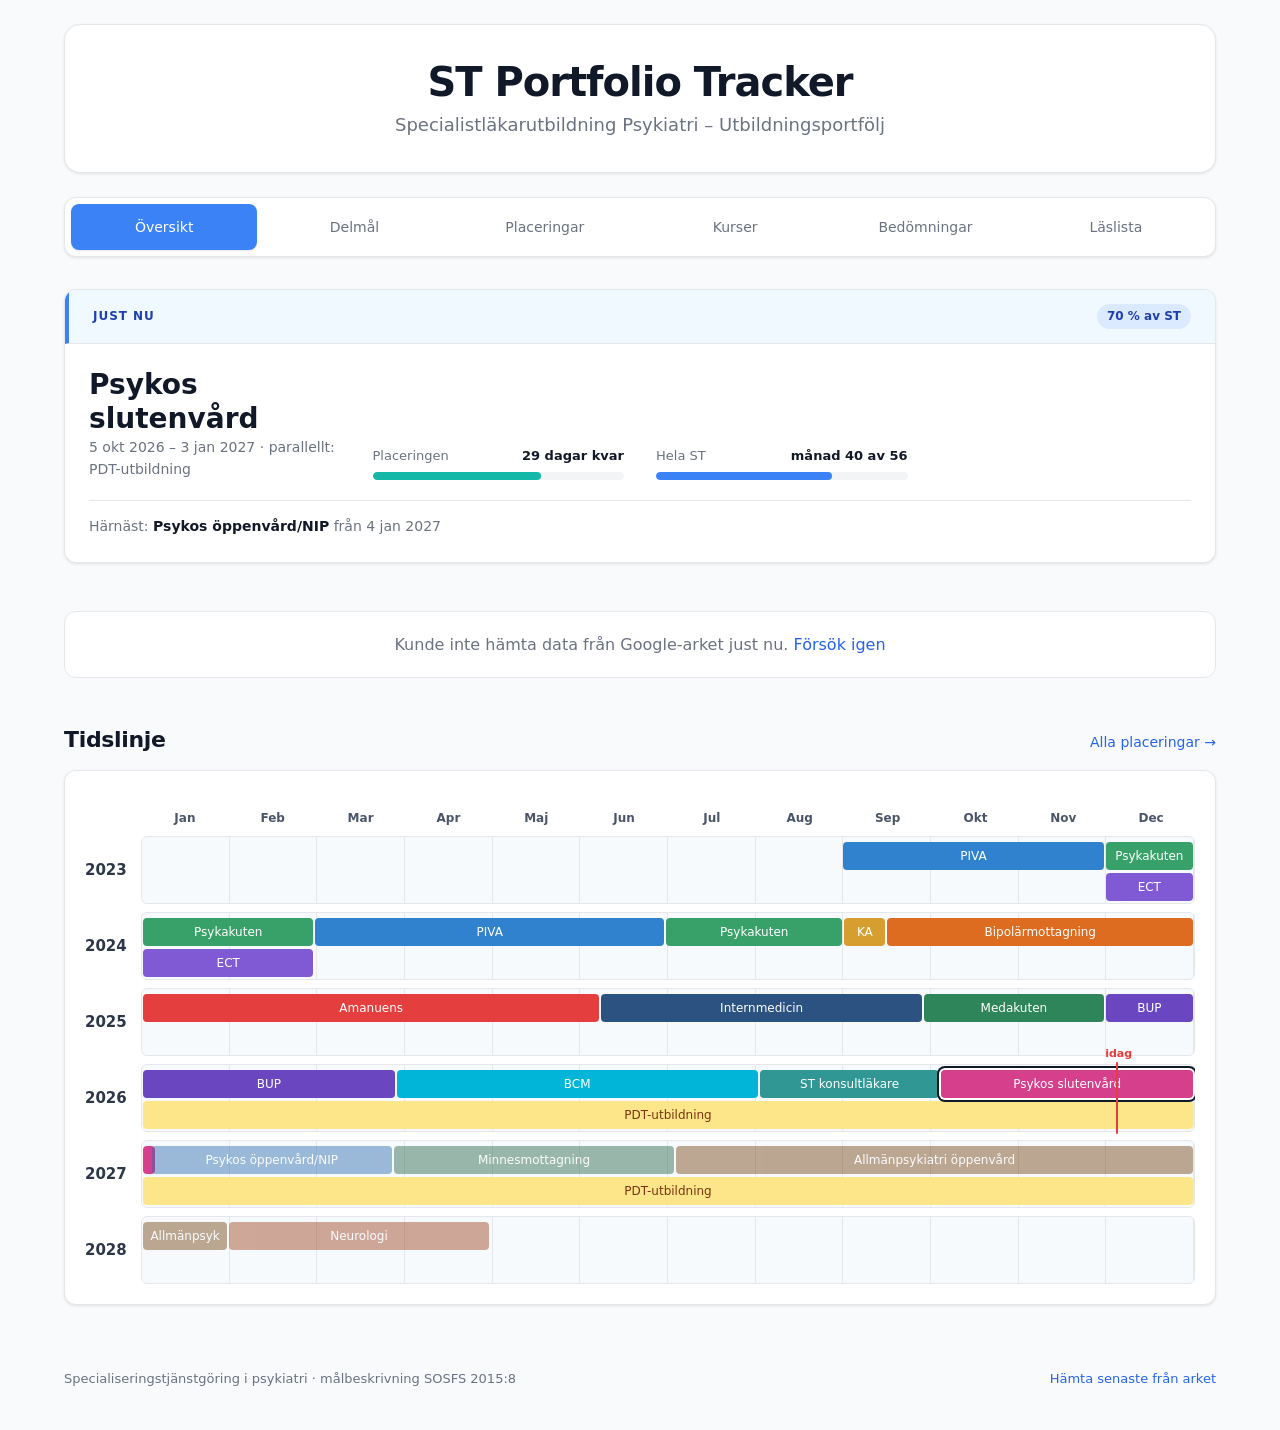
<file: v2/index.html>
<!DOCTYPE html>
<html lang="sv">
<head>
  <meta charset="UTF-8">
  <meta name="viewport" content="width=device-width, initial-scale=1.0">
  <title>ST-portfölj – Psykiatri</title>
  <meta name="description" content="Min ST-portfölj i psykiatri: placeringar, delmål, kurser och bedömningar.">
  <meta name="theme-color" content="#3b82f6">
  <link rel="icon" href="favicon.svg" type="image/svg+xml">
  <link rel="stylesheet" href="styles.css?v=3">
</head>
<body data-page="home">
  <div class="wrap">
    <header class="site-header">
      <h1><a href="index.html">ST Portfolio Tracker</a></h1>
      <p>Specialistläkarutbildning Psykiatri – Utbildningsportfölj</p>
    </header>
    <nav class="nav" aria-label="Huvudmeny">
      <a href="index.html" aria-current="page">Översikt</a>
      <a href="delmal.html">Delmål</a>
      <a href="placeringar.html">Placeringar</a>
      <a href="kurser.html">Kurser</a>
      <a href="bedomningar.html">Bedömningar</a>
      <a href="laslista.html">Läslista</a>
    </nav>
  </div>

  <main class="wrap">
      <article class="now-card" id="now-card" aria-live="polite">
        <div class="now-top"><span class="eyebrow">Just nu</span></div>
        <div class="now-body"><div class="skeleton" style="height:120px"></div></div>
      </article>

    <section class="stats" id="stats" aria-label="Sammanfattning">
      <div class="stat skeleton" style="height:120px"></div>
      <div class="stat skeleton" style="height:120px"></div>
      <div class="stat skeleton" style="height:120px"></div>
      <div class="stat skeleton" style="height:120px"></div>
    </section>

    <section class="stack" id="tidslinje" aria-labelledby="h-tl">
      <div class="section-head">
        <h2 id="h-tl">Tidslinje</h2>
        <a href="placeringar.html">Alla placeringar →</a>
      </div>
      <div class="timeline-card" id="timeline"></div>
    </section>

    <section class="banner" id="missing" hidden>
      <div>
        <h2>Kvar att täcka</h2>
        <p>Delmål som ännu saknar kopplad placering eller kurs.</p>
        <div class="tags" id="missing-tags"></div>
      </div>
      <a class="btn" href="delmal.html">Till delmålen</a>
    </section>
  </main>

  <footer class="wrap site-footer">
    <span>Specialiseringstjänstgöring i psykiatri · målbeskrivning SOSFS 2015:8</span>
    <button class="refresh" type="button" data-refresh>Hämta senaste från arket</button>
  </footer>

  <script src="app.js?v=4"></script>
</body>
</html>
</file>
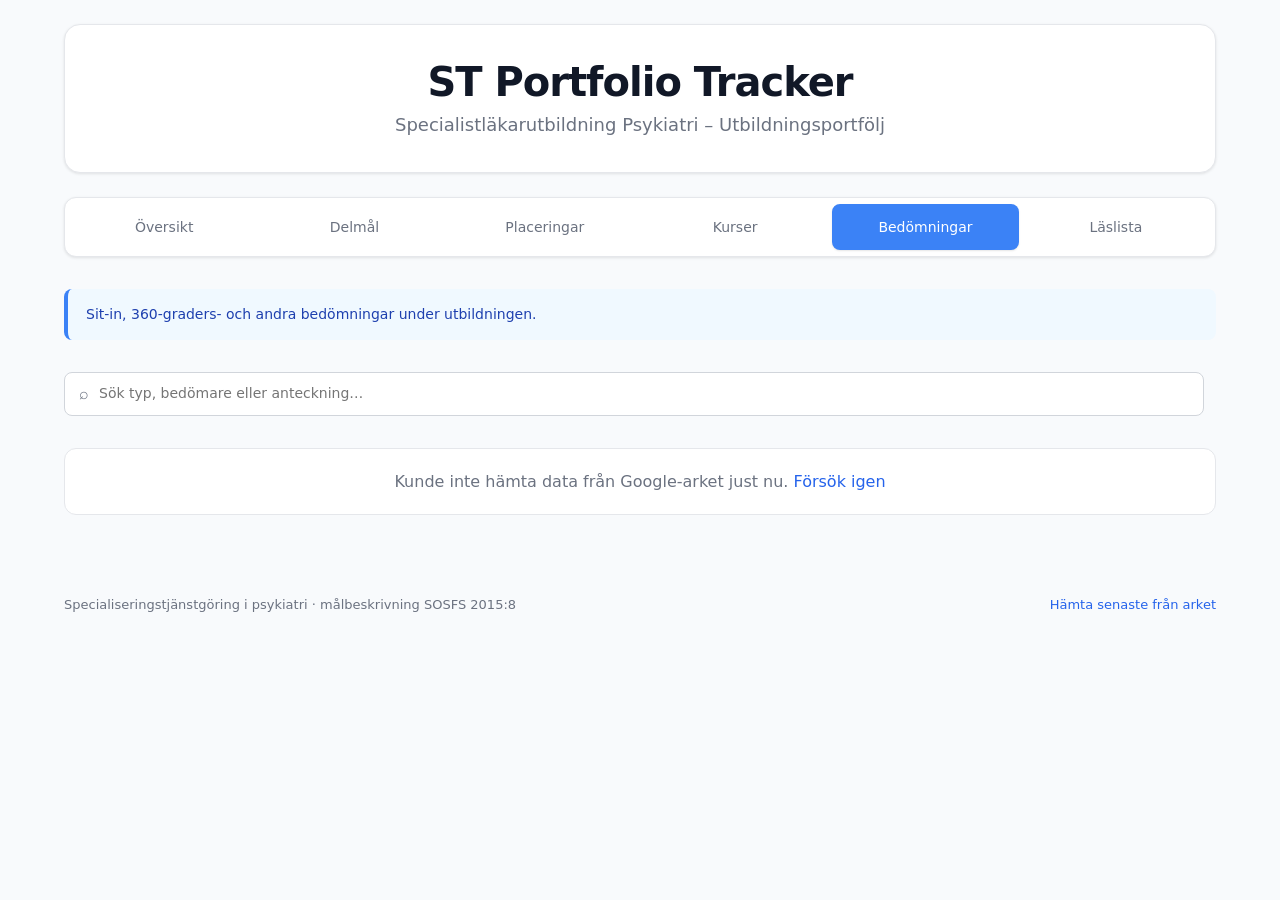
<file: v2/bedomningar.html>
<!DOCTYPE html>
<html lang="sv">
<head>
  <meta charset="UTF-8">
  <meta name="viewport" content="width=device-width, initial-scale=1.0">
  <title>Bedömningar – ST-portfölj Psykiatri</title>
  <meta name="description" content="Sit-in, 360-graders- och andra bedömningar under utbildningen.">
  <meta name="theme-color" content="#3b82f6">
  <link rel="icon" href="favicon.svg" type="image/svg+xml">
  <link rel="stylesheet" href="styles.css?v=3">
</head>
<body data-page="bedomningar">
  <div class="wrap">
    <header class="site-header">
      <h1><a href="index.html">ST Portfolio Tracker</a></h1>
      <p>Specialistläkarutbildning Psykiatri – Utbildningsportfölj</p>
    </header>
    <nav class="nav" aria-label="Huvudmeny">
      <a href="index.html">Översikt</a>
      <a href="delmal.html">Delmål</a>
      <a href="placeringar.html">Placeringar</a>
      <a href="kurser.html">Kurser</a>
      <a href="bedomningar.html" aria-current="page">Bedömningar</a>
      <a href="laslista.html">Läslista</a>
    </nav>
  </div>

  <main class="wrap">
    <section class="page-head">
      <h1>Bedömningar</h1>
      <p>Sit-in, 360-graders- och andra bedömningar under utbildningen.</p>
    </section>
    <section class="stack">
      <div class="toolbar">
        <label class="search"><span aria-hidden="true">⌕</span><span class="sr-only">Sök</span><input id="q" type="search" placeholder="Sök typ, bedömare eller anteckning…" autocomplete="off"></label>
        <div class="filters" id="filters" role="group" aria-label="Filter"></div>
      </div>
      <ul class="list" id="list" aria-live="polite">
        <li class="item skeleton" style="height:110px"></li>
        <li class="item skeleton" style="height:110px"></li>
        <li class="item skeleton" style="height:110px"></li>
      </ul>
    </section>
  </main>

  <footer class="wrap site-footer">
    <span>Specialiseringstjänstgöring i psykiatri · målbeskrivning SOSFS 2015:8</span>
    <button class="refresh" type="button" data-refresh>Hämta senaste från arket</button>
  </footer>

  <script src="app.js?v=4"></script>
</body>
</html>
</file>
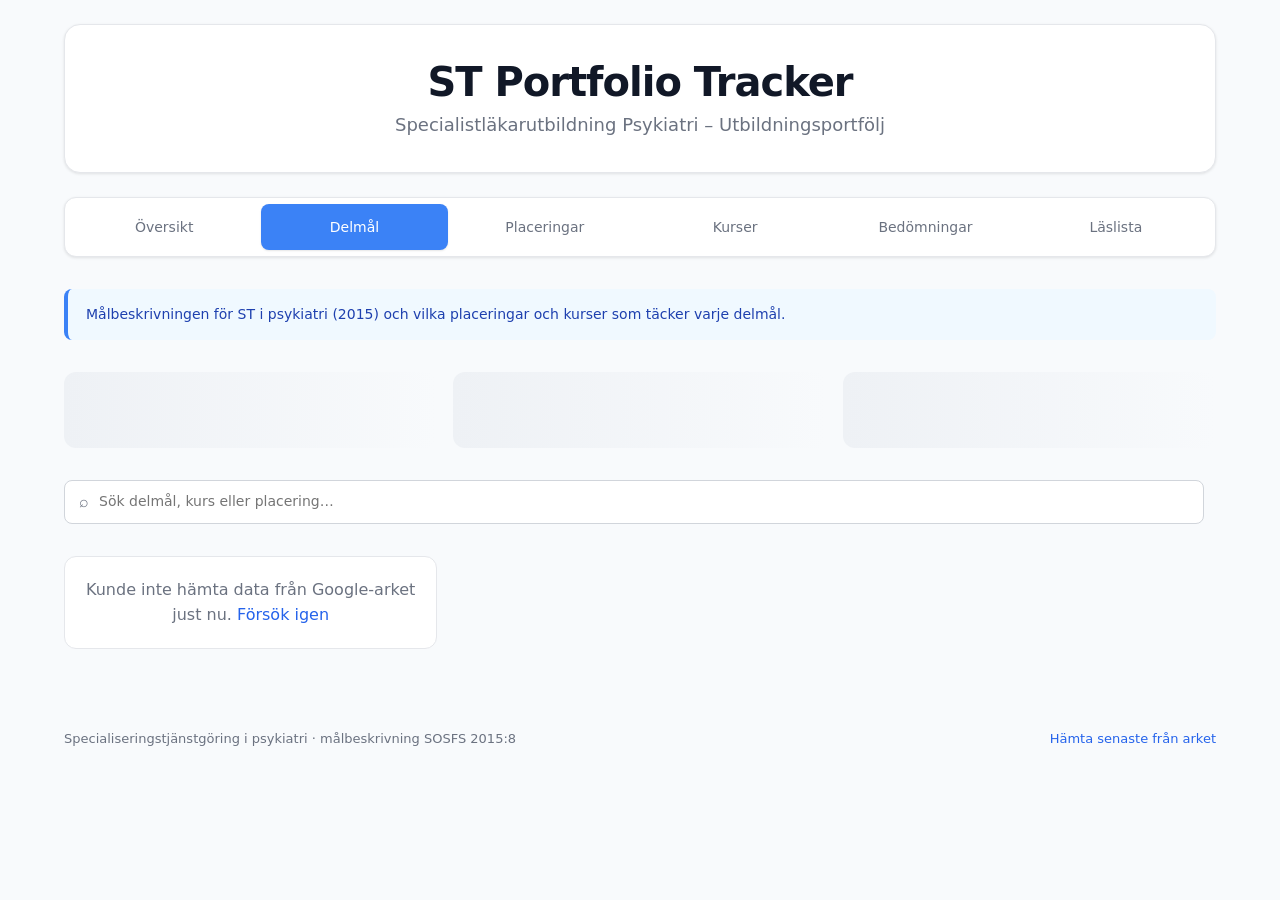
<file: v2/delmal.html>
<!DOCTYPE html>
<html lang="sv">
<head>
  <meta charset="UTF-8">
  <meta name="viewport" content="width=device-width, initial-scale=1.0">
  <title>Delmål – ST-portfölj Psykiatri</title>
  <meta name="description" content="Delmål enligt målbeskrivningen för ST i psykiatri och hur de täcks.">
  <meta name="theme-color" content="#3b82f6">
  <link rel="icon" href="favicon.svg" type="image/svg+xml">
  <link rel="stylesheet" href="styles.css?v=3">
</head>
<body data-page="delmal">
  <div class="wrap">
    <header class="site-header">
      <h1><a href="index.html">ST Portfolio Tracker</a></h1>
      <p>Specialistläkarutbildning Psykiatri – Utbildningsportfölj</p>
    </header>
    <nav class="nav" aria-label="Huvudmeny">
      <a href="index.html">Översikt</a>
      <a href="delmal.html" aria-current="page">Delmål</a>
      <a href="placeringar.html">Placeringar</a>
      <a href="kurser.html">Kurser</a>
      <a href="bedomningar.html">Bedömningar</a>
      <a href="laslista.html">Läslista</a>
    </nav>
  </div>

  <main class="wrap">
    <section class="page-head">
      <h1>Delmål</h1>
      <p>Målbeskrivningen för ST i psykiatri (2015) och vilka placeringar och kurser som täcker varje delmål.</p>
    </section>
    <section class="progress-group" id="progress" aria-label="Täckning per kategori">
      <div class="progress-card skeleton" style="height:76px"></div>
      <div class="progress-card skeleton" style="height:76px"></div>
      <div class="progress-card skeleton" style="height:76px"></div>
    </section>
    <section class="stack">
      <div class="toolbar">
        <label class="search"><span aria-hidden="true">⌕</span><span class="sr-only">Sök</span><input id="q" type="search" placeholder="Sök delmål, kurs eller placering…" autocomplete="off"></label>
        <div class="filters" id="filters" role="group" aria-label="Filter"></div>
      </div>
      <div class="goal-grid" id="goals" aria-live="polite">
        <div class="goal skeleton" style="height:220px"></div>
        <div class="goal skeleton" style="height:220px"></div>
        <div class="goal skeleton" style="height:220px"></div>
      </div>
    </section>
  </main>

  <footer class="wrap site-footer">
    <span>Specialiseringstjänstgöring i psykiatri · målbeskrivning SOSFS 2015:8</span>
    <button class="refresh" type="button" data-refresh>Hämta senaste från arket</button>
  </footer>

  <script src="app.js?v=4"></script>
</body>
</html>
</file>
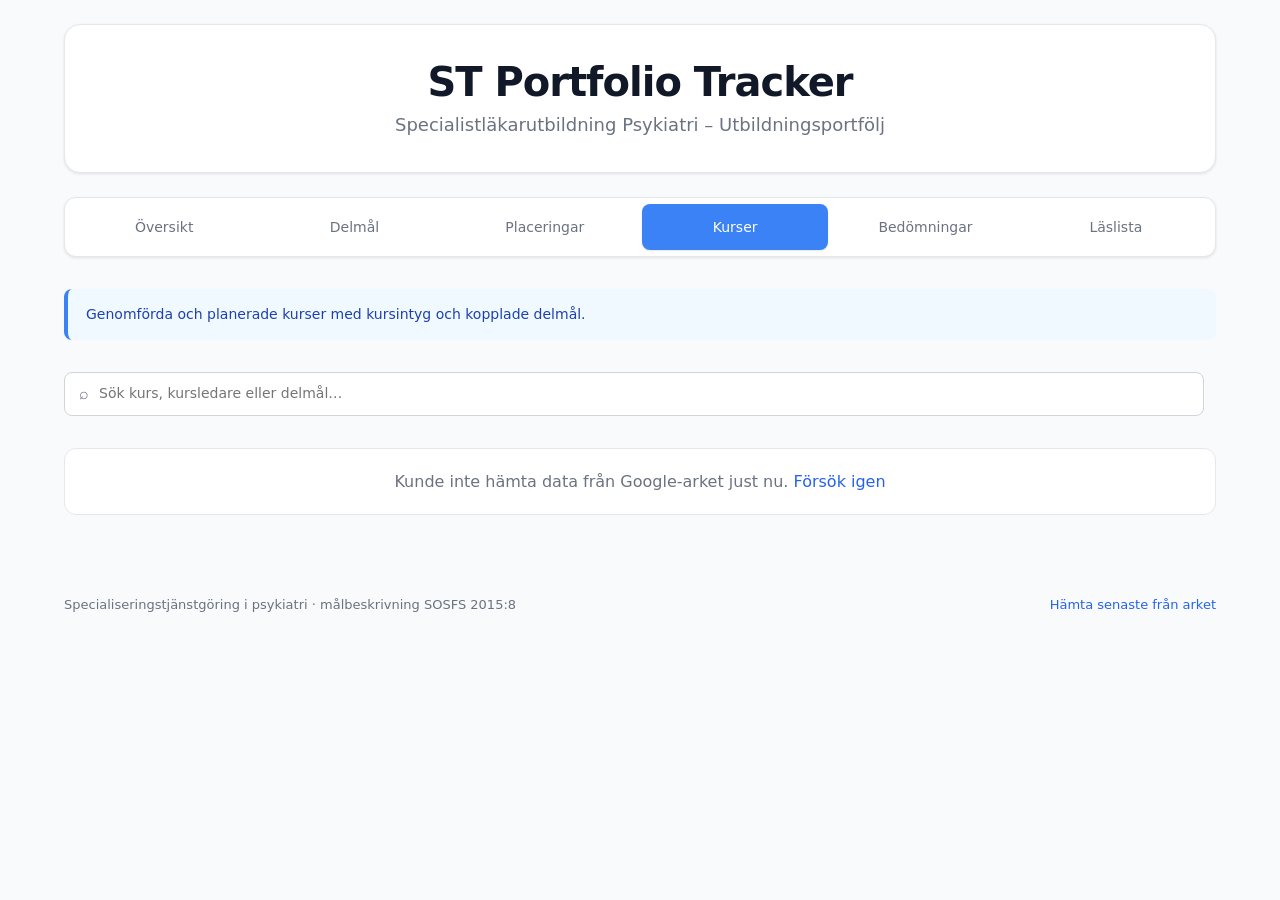
<file: v2/kurser.html>
<!DOCTYPE html>
<html lang="sv">
<head>
  <meta charset="UTF-8">
  <meta name="viewport" content="width=device-width, initial-scale=1.0">
  <title>Kurser – ST-portfölj Psykiatri</title>
  <meta name="description" content="Genomförda och planerade kurser med kursintyg och kopplade delmål.">
  <meta name="theme-color" content="#3b82f6">
  <link rel="icon" href="favicon.svg" type="image/svg+xml">
  <link rel="stylesheet" href="styles.css?v=3">
</head>
<body data-page="kurser">
  <div class="wrap">
    <header class="site-header">
      <h1><a href="index.html">ST Portfolio Tracker</a></h1>
      <p>Specialistläkarutbildning Psykiatri – Utbildningsportfölj</p>
    </header>
    <nav class="nav" aria-label="Huvudmeny">
      <a href="index.html">Översikt</a>
      <a href="delmal.html">Delmål</a>
      <a href="placeringar.html">Placeringar</a>
      <a href="kurser.html" aria-current="page">Kurser</a>
      <a href="bedomningar.html">Bedömningar</a>
      <a href="laslista.html">Läslista</a>
    </nav>
  </div>

  <main class="wrap">
    <section class="page-head">
      <h1>Kurser</h1>
      <p>Genomförda och planerade kurser med kursintyg och kopplade delmål.</p>
    </section>
    <section class="stack">
      <div class="toolbar">
        <label class="search"><span aria-hidden="true">⌕</span><span class="sr-only">Sök</span><input id="q" type="search" placeholder="Sök kurs, kursledare eller delmål…" autocomplete="off"></label>
        <div class="filters" id="filters" role="group" aria-label="Filter"></div>
      </div>
      <ul class="list" id="list" aria-live="polite">
        <li class="item skeleton" style="height:110px"></li>
        <li class="item skeleton" style="height:110px"></li>
        <li class="item skeleton" style="height:110px"></li>
      </ul>
    </section>
  </main>

  <footer class="wrap site-footer">
    <span>Specialiseringstjänstgöring i psykiatri · målbeskrivning SOSFS 2015:8</span>
    <button class="refresh" type="button" data-refresh>Hämta senaste från arket</button>
  </footer>

  <script src="app.js?v=4"></script>
</body>
</html>
</file>
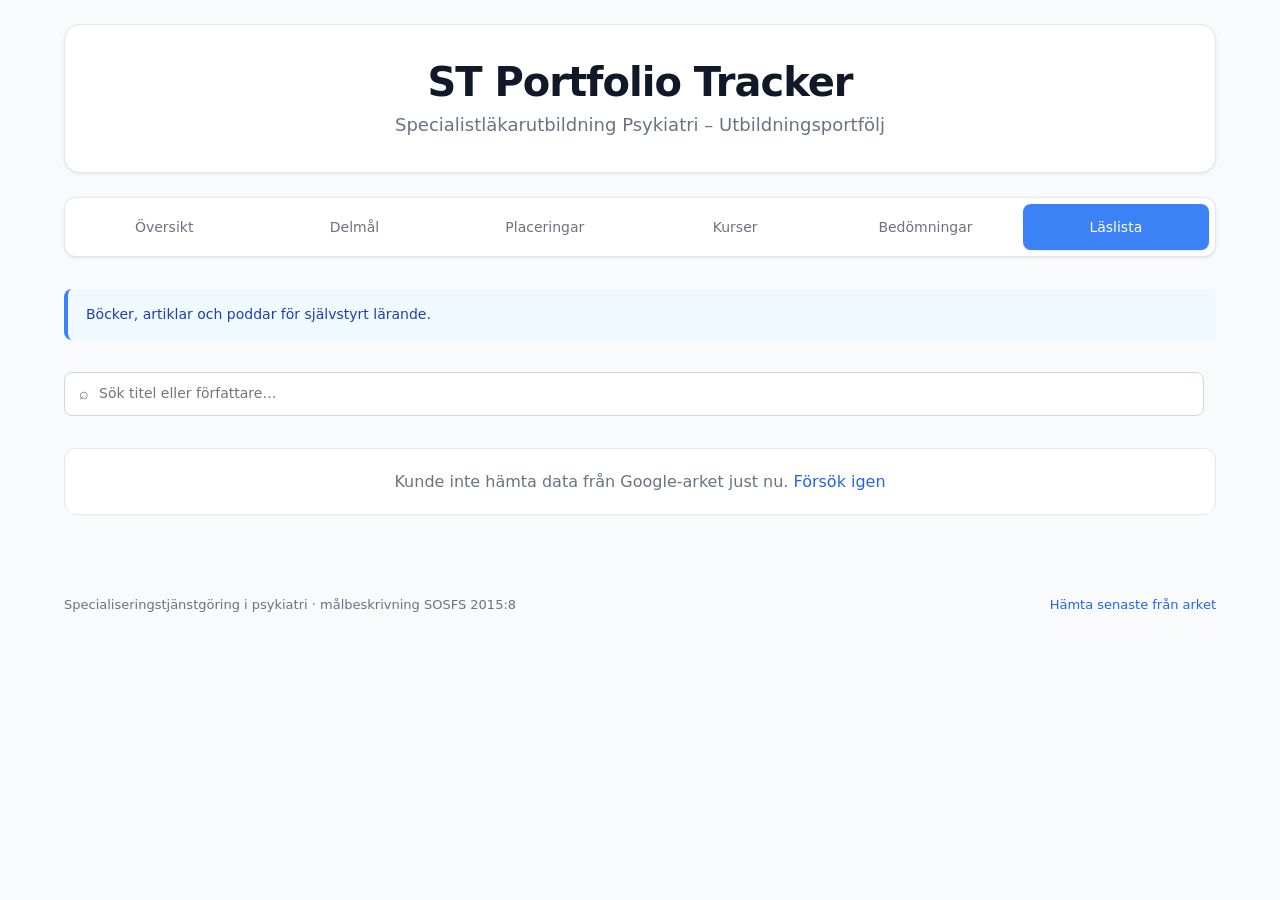
<file: v2/laslista.html>
<!DOCTYPE html>
<html lang="sv">
<head>
  <meta charset="UTF-8">
  <meta name="viewport" content="width=device-width, initial-scale=1.0">
  <title>Läslista – ST-portfölj Psykiatri</title>
  <meta name="description" content="Böcker, artiklar och poddar för självstyrt lärande.">
  <meta name="theme-color" content="#3b82f6">
  <link rel="icon" href="favicon.svg" type="image/svg+xml">
  <link rel="stylesheet" href="styles.css?v=3">
</head>
<body data-page="laslista">
  <div class="wrap">
    <header class="site-header">
      <h1><a href="index.html">ST Portfolio Tracker</a></h1>
      <p>Specialistläkarutbildning Psykiatri – Utbildningsportfölj</p>
    </header>
    <nav class="nav" aria-label="Huvudmeny">
      <a href="index.html">Översikt</a>
      <a href="delmal.html">Delmål</a>
      <a href="placeringar.html">Placeringar</a>
      <a href="kurser.html">Kurser</a>
      <a href="bedomningar.html">Bedömningar</a>
      <a href="laslista.html" aria-current="page">Läslista</a>
    </nav>
  </div>

  <main class="wrap">
    <section class="page-head">
      <h1>Läslista</h1>
      <p>Böcker, artiklar och poddar för självstyrt lärande.</p>
    </section>
    <section class="stack">
      <div class="toolbar">
        <label class="search"><span aria-hidden="true">⌕</span><span class="sr-only">Sök</span><input id="q" type="search" placeholder="Sök titel eller författare…" autocomplete="off"></label>
        <div class="filters" id="filters" role="group" aria-label="Filter"></div>
      </div>
      <ul class="list" id="list" aria-live="polite">
        <li class="item skeleton" style="height:90px"></li>
        <li class="item skeleton" style="height:90px"></li>
        <li class="item skeleton" style="height:90px"></li>
      </ul>
    </section>
  </main>

  <footer class="wrap site-footer">
    <span>Specialiseringstjänstgöring i psykiatri · målbeskrivning SOSFS 2015:8</span>
    <button class="refresh" type="button" data-refresh>Hämta senaste från arket</button>
  </footer>

  <script src="app.js?v=4"></script>
</body>
</html>
</file>
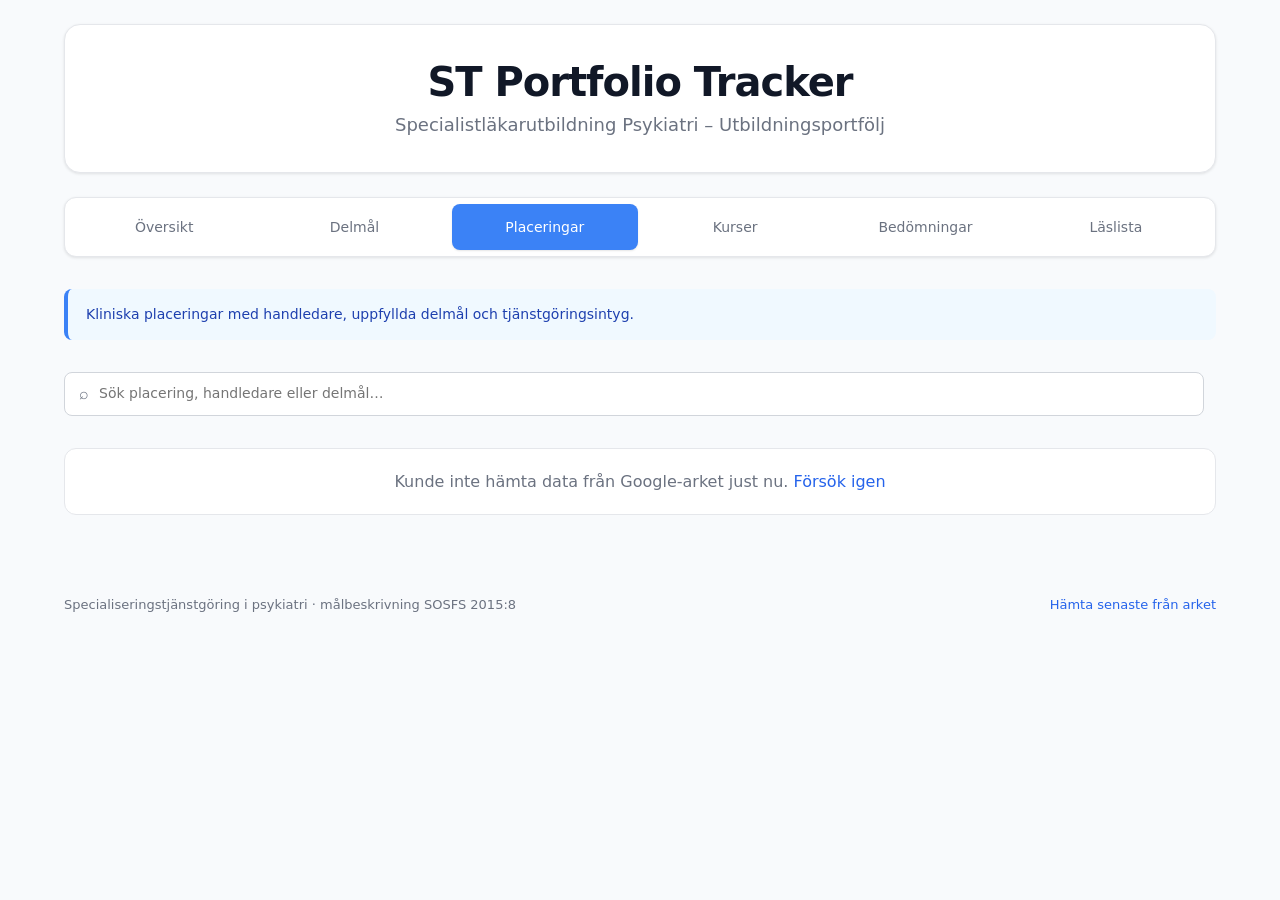
<file: v2/placeringar.html>
<!DOCTYPE html>
<html lang="sv">
<head>
  <meta charset="UTF-8">
  <meta name="viewport" content="width=device-width, initial-scale=1.0">
  <title>Placeringar – ST-portfölj Psykiatri</title>
  <meta name="description" content="Kliniska placeringar med handledare, uppfyllda delmål och tjänstgöringsintyg.">
  <meta name="theme-color" content="#3b82f6">
  <link rel="icon" href="favicon.svg" type="image/svg+xml">
  <link rel="stylesheet" href="styles.css?v=3">
</head>
<body data-page="placeringar">
  <div class="wrap">
    <header class="site-header">
      <h1><a href="index.html">ST Portfolio Tracker</a></h1>
      <p>Specialistläkarutbildning Psykiatri – Utbildningsportfölj</p>
    </header>
    <nav class="nav" aria-label="Huvudmeny">
      <a href="index.html">Översikt</a>
      <a href="delmal.html">Delmål</a>
      <a href="placeringar.html" aria-current="page">Placeringar</a>
      <a href="kurser.html">Kurser</a>
      <a href="bedomningar.html">Bedömningar</a>
      <a href="laslista.html">Läslista</a>
    </nav>
  </div>

  <main class="wrap">
    <section class="page-head">
      <h1>Placeringar</h1>
      <p>Kliniska placeringar med handledare, uppfyllda delmål och tjänstgöringsintyg.</p>
    </section>
    <section class="stack">
      <div class="toolbar">
        <label class="search"><span aria-hidden="true">⌕</span><span class="sr-only">Sök</span><input id="q" type="search" placeholder="Sök placering, handledare eller delmål…" autocomplete="off"></label>
        <div class="filters" id="filters" role="group" aria-label="Filter"></div>
      </div>
      <ul class="list" id="list" aria-live="polite">
        <li class="item skeleton" style="height:110px"></li>
        <li class="item skeleton" style="height:110px"></li>
        <li class="item skeleton" style="height:110px"></li>
      </ul>
    </section>
  </main>

  <footer class="wrap site-footer">
    <span>Specialiseringstjänstgöring i psykiatri · målbeskrivning SOSFS 2015:8</span>
    <button class="refresh" type="button" data-refresh>Hämta senaste från arket</button>
  </footer>

  <script src="app.js?v=4"></script>
</body>
</html>
</file>
<file: v2/styles.css>
/* ST Portfolio Tracker – Psykiatri · v2 (originalets färger och enkelhet) */
:root {
  --bg: #f8fafc;
  --surface: #ffffff;
  --ink: #111827;
  --text: #1f2937;
  --muted: #6b7280;
  --line: #e5e7eb;
  --line-strong: #d1d5db;
  --soft: #f3f4f6;
  --blue: #3b82f6;
  --blue-dark: #2563eb;
  --blue-soft: #dbeafe;
  --blue-tint: #f0f9ff;
  --blue-ink: #1e40af;
  --a: #64748b; --a-bg: #f1f5f9; --a-ink: #334155;
  --b: #14b8a6; --b-bg: #f0fdfa; --b-ink: #0f766e;
  --c: #f97316; --c-bg: #fef7ed; --c-ink: #c2410c;
  --done-bg: #d1fae5; --done-ink: #065f46;
  --plan-bg: #fef3c7; --plan-ink: #92400e;
  --shadow: 0 1px 3px rgba(0, 0, 0, 0.1);
  --radius: 12px;
}

* { box-sizing: border-box; }
html { -webkit-text-size-adjust: 100%; }
body {
  margin: 0;
  font-family: -apple-system, BlinkMacSystemFont, "Segoe UI", system-ui, sans-serif;
  line-height: 1.6;
  color: var(--text);
  background: var(--bg);
}
a { color: var(--blue-dark); }
:focus-visible { outline: 3px solid rgba(59, 130, 246, 0.45); outline-offset: 2px; border-radius: 6px; }
h1, h2, h3 { margin: 0; color: var(--ink); line-height: 1.25; letter-spacing: -0.015em; }
.wrap { max-width: 1200px; margin: 0 auto; padding: 0 24px; }
.card-base, .site-header, .nav, .now-card, .stat, .timeline-card, .item, .goal, .progress-card, .notice, .search {
  background: var(--surface);
  border: 1px solid var(--line);
  border-radius: var(--radius);
  box-shadow: var(--shadow);
}

/* ---------- Header + tabs ---------- */
.site-header { margin-top: 24px; padding: 32px; text-align: center; border-radius: 16px; }
.site-header h1 { font-size: 2.5rem; font-weight: 700; letter-spacing: -0.025em; }
.site-header p { margin: 4px 0 0; color: var(--muted); font-size: 1.125rem; }
.site-header a { color: inherit; text-decoration: none; }

.nav { margin-top: 24px; display: flex; gap: 4px; padding: 6px; }
.nav a {
  flex: 1; padding: 12px 16px; text-align: center; border-radius: 8px;
  text-decoration: none; font-weight: 500; font-size: 14px; color: var(--muted);
  transition: background .2s ease, color .2s ease; white-space: nowrap;
}
.nav a:hover { background: var(--soft); color: #374151; }
.nav a[aria-current="page"] { background: var(--blue); color: #fff; box-shadow: 0 1px 2px rgba(0,0,0,.1); }

main.wrap { padding-top: 32px; padding-bottom: 56px; display: flex; flex-direction: column; gap: 32px; }

/* ---------- Badges & tags ---------- */
.tags { display: flex; flex-wrap: wrap; gap: 4px; }
.tag {
  display: inline-block; padding: 2px 8px; border-radius: 4px; font-size: 12px; font-weight: 500;
  background: var(--soft); border: 1px solid var(--line-strong); color: #374151; text-decoration: none; white-space: nowrap;
}
.tag.a { background: var(--a-bg); border-color: var(--a); color: var(--a-ink); }
.tag.b { background: var(--b-bg); border-color: var(--b); color: var(--b-ink); }
.tag.c { background: var(--c-bg); border-color: var(--c); color: var(--c-ink); }
a.tag:hover { filter: brightness(0.96); }

.status { display: inline-block; font-size: 12px; font-weight: 600; padding: 3px 10px; border-radius: 999px; border: 1px solid; white-space: nowrap; }
.status.completed { background: var(--done-bg); color: var(--done-ink); border-color: #a7f3d0; }
.status.ongoing { background: var(--blue-soft); color: var(--blue-ink); border-color: #bfdbfe; }
.status.planned { background: var(--plan-bg); color: var(--plan-ink); border-color: #fde68a; }

.type-badge { display: inline-block; align-self: flex-start; padding: 2px 10px; border-radius: 16px; font-size: 11px; font-weight: 600; text-transform: uppercase; letter-spacing: .03em; background: var(--soft); color: #374151; }
.type-sit-in, .type-kurs { background: #dbeafe; color: #1e40af; }
.type-casebaseddiscussion, .type-cbd, .type-fallbeskrivning { background: #ede9fe; color: #6b21a8; }
.type-360grader, .type-riktlinje, .type-guideline { background: #d1fae5; color: #065f46; }
.type-specialistkollegium { background: #fef3c7; color: #92400e; }
.type-bok { background: #fef2f2; color: #991b1b; }
.type-podd, .type-podcast { background: #f0fdf4; color: #14532d; }
.type-substack { background: #ffedd5; color: #9a3412; }
.type-blog, .type-blogg { background: #e0e7ff; color: #3730a3; }
.type-artikel, .type-forskningsartikel { background: #cffafe; color: #164e63; }
.type-video { background: #fefce8; color: #854d0e; }
.type-tidskrift { background: #f3e8ff; color: #6b21a8; }

.btn { display: inline-flex; align-items: center; gap: 6px; min-height: 36px; padding: 0 14px; border-radius: 6px; background: var(--blue); color: #fff; font-size: 13px; font-weight: 500; text-decoration: none; white-space: nowrap; }
.btn:hover { background: var(--blue-dark); color: #fff; }

/* ---------- Översikt ---------- */
.now-card { overflow: hidden; }
.now-top { display: flex; justify-content: space-between; align-items: center; gap: 12px; padding: 14px 24px; background: var(--blue-tint); border-bottom: 1px solid var(--line); border-left: 4px solid var(--blue); }
.eyebrow { font-size: 12px; font-weight: 700; letter-spacing: .08em; text-transform: uppercase; color: var(--blue-ink); }
.pill { padding: 3px 10px; border-radius: 999px; background: var(--blue-soft); color: var(--blue-ink); font-weight: 600; font-size: 12px; }
.now-body { padding: 24px; display: grid; grid-template-columns: repeat(auto-fit, minmax(240px, 1fr)); gap: 20px 32px; align-items: end; }
.now-title { font-size: 1.75rem; font-weight: 700; color: var(--ink); line-height: 1.2; }
.meta { font-size: 14px; color: var(--muted); }
.bar { height: 8px; border-radius: 99px; background: var(--soft); overflow: hidden; }
.bar > span { display: block; height: 100%; border-radius: 99px; background: var(--blue); }
.bar.alt > span { background: var(--b); }
.bar.a > span { background: var(--a); }
.bar.b > span { background: var(--b); }
.bar.c > span { background: var(--c); }
.bar-label { display: flex; justify-content: space-between; gap: 12px; font-size: 13px; color: var(--muted); margin-bottom: 6px; }
.bar-label strong { color: var(--ink); font-weight: 600; }
.next-up { grid-column: 1 / -1; border-top: 1px solid var(--line); padding-top: 14px; font-size: 14px; color: var(--muted); }
.next-up strong { color: var(--ink); }

.stats { display: grid; grid-template-columns: repeat(auto-fit, minmax(200px, 1fr)); gap: 16px; }
.stat { padding: 20px; text-align: center; text-decoration: none; color: var(--text); display: flex; flex-direction: column; gap: 2px; transition: border-color .2s ease, transform .2s ease; }
a.stat:hover { border-color: var(--blue); transform: translateY(-1px); }
.stat-num { font-size: 2.5rem; font-weight: 700; color: var(--ink); line-height: 1.1; }
.stat-num small { font-size: 1.1rem; color: var(--muted); font-weight: 600; }
.stat-label { font-size: 14px; font-weight: 600; color: #374151; }
.stat-sub { font-size: 13px; color: var(--muted); }

.section-head { display: flex; justify-content: space-between; align-items: baseline; flex-wrap: wrap; gap: 12px; }
.section-head h2 { font-size: 1.375rem; font-weight: 700; }
.section-head a { font-size: 14px; font-weight: 500; text-decoration: none; }
.stack { display: flex; flex-direction: column; gap: 16px; }

/* ---------- Tidslinje ---------- */
.timeline-card { padding: 20px; }
.tl-scroll { overflow-x: auto; -webkit-overflow-scrolling: touch; padding-top: 18px; }
.tl { min-width: 760px; display: grid; grid-template-columns: 56px 1fr; row-gap: 8px; }
.tl-months { display: grid; grid-template-columns: repeat(12, 1fr); font-size: 12px; font-weight: 600; color: #4a5568; }
.tl-months span { text-align: center; text-transform: capitalize; }
.tl-year { font-weight: 600; font-size: 15px; color: #2d3748; align-self: center; }
.tl-row { position: relative; height: 68px; border-radius: 6px; background: repeating-linear-gradient(90deg, #f7fafc 0, #f7fafc calc(100% / 12 - 1px), var(--line) calc(100% / 12 - 1px), var(--line) calc(100% / 12)); border: 1px solid var(--line); }
.tl-bar { position: absolute; height: 28px; line-height: 28px; text-align: center; border-radius: 4px; padding: 0 6px; display: block; font-size: 12px; font-weight: 500; color: #fff; white-space: nowrap; overflow: hidden; text-overflow: ellipsis; }
.tl-bar.lane-0 { top: 5px; }
.tl-bar.lane-1 { top: 36px; }
.tl-bar.psyk, .sw-psyk { background: #3182ce; }
.tl-bar.somatik, .sw-somatik { background: #38a169; }
.tl-bar.ovrigt, .sw-ovrigt { background: #805ad5; }
.tl-bar.parallell, .sw-parallell { background: #fde68a; color: #78350f; }
.tl-bar.future { opacity: .45; }
.tl-bar.current { opacity: 1; box-shadow: 0 0 0 2px #fff, 0 0 0 4px var(--ink); }
.tl-today { position: absolute; top: -3px; bottom: -3px; width: 2px; background: #e53e3e; border-radius: 2px; }
.tl-today::after { content: "idag"; position: absolute; top: -17px; left: -11px; font-size: 11px; font-weight: 700; color: #e53e3e; }
.legend { display: flex; flex-wrap: wrap; gap: 16px; margin-top: 16px; font-size: 13px; color: var(--muted); }
.legend span { display: inline-flex; align-items: center; gap: 6px; }
.legend i { width: 12px; height: 12px; border-radius: 3px; display: inline-block; }

/* ---------- Sidrubrik + verktygsrad ---------- */
.page-head { background: var(--blue-tint); border-left: 4px solid var(--blue); border-radius: 8px; padding: 14px 18px; color: var(--blue-ink); font-size: 14px; }
.page-head h1 { display: none; }
.page-head p { margin: 0; }
.toolbar { display: flex; flex-wrap: wrap; gap: 12px; align-items: center; }
.search { flex: 1 1 280px; min-width: 0; display: flex; align-items: center; gap: 8px; padding: 0 14px; min-height: 44px; color: var(--muted); box-shadow: none; border-color: var(--line-strong); border-radius: 8px; }
.search:focus-within { border-color: var(--blue); box-shadow: 0 0 0 3px rgba(59,130,246,.1); }
.search input { flex: 1 1 auto; min-width: 0; border: 0; outline: none; font: inherit; font-size: 14px; color: var(--text); background: transparent; }
.filters { display: flex; flex-wrap: wrap; gap: 6px; }
.filter { min-height: 40px; padding: 0 14px; border-radius: 8px; border: 1px solid var(--line-strong); background: var(--surface); color: #374151; font: inherit; font-size: 14px; font-weight: 500; cursor: pointer; }
.filter:hover { background: var(--soft); }
.filter[aria-pressed="true"] { background: var(--blue); border-color: var(--blue); color: #fff; }
.filter .n { opacity: .75; margin-left: 4px; font-weight: 400; }

/* ---------- Listor ---------- */
.list { list-style: none; margin: 0; padding: 0; display: flex; flex-direction: column; gap: 10px; }
.item { padding: 16px 20px; display: flex; flex-wrap: wrap; gap: 10px 24px; align-items: center; box-shadow: none; }
.item:hover { border-color: var(--line-strong); }
.item.planned { background: #fcfcfd; }
.item-when { flex: 0 0 170px; display: flex; flex-direction: column; gap: 6px; align-items: flex-start; }
.item-when .date { font-size: 14px; font-weight: 600; color: #374151; line-height: 1.35; }
.item-main { flex: 1 1 360px; min-width: 0; display: flex; flex-direction: column; gap: 4px; }
.item-title { font-weight: 600; font-size: 16px; color: var(--ink); line-height: 1.35; }
.item-sub { font-size: 14px; color: var(--muted); }
.item-note { font-size: 13px; color: var(--muted); }
.nocert { align-self: flex-start; font-size: 12px; font-weight: 600; color: #b45309; background: #fffbeb; border: 1px solid #fde68a; border-radius: 4px; padding: 1px 8px; }
.item-link { flex: 0 0 auto; }

/* ---------- Delmål ---------- */
.progress-group { display: grid; grid-template-columns: repeat(auto-fit, minmax(240px, 1fr)); gap: 16px; }
.progress-card { padding: 16px 20px; }
.goal-grid { display: grid; grid-template-columns: repeat(auto-fill, minmax(340px, 1fr)); gap: 16px; }
.goal { padding: 20px; display: flex; flex-direction: column; gap: 10px; border-left: 4px solid var(--line-strong); scroll-margin-top: 24px; transition: box-shadow .2s ease; }
.goal:hover { box-shadow: 0 4px 12px rgba(0,0,0,.08); }
.goal.cat-a { border-left-color: var(--a); }
.goal.cat-b { border-left-color: var(--b); }
.goal.cat-c { border-left-color: var(--c); }
.goal:target { box-shadow: 0 0 0 3px rgba(59,130,246,.35); }
.goal-head { display: flex; gap: 12px; align-items: flex-start; }
.code { flex: 0 0 auto; min-width: 40px; padding: 4px 8px; border-radius: 6px; text-align: center; font-weight: 700; font-size: 14px; color: #fff; }
.code.a { background: var(--a); }
.code.b { background: var(--b); }
.code.c { background: var(--c); }
.goal-title { font-weight: 600; font-size: 16px; color: var(--ink); line-height: 1.35; }
.goal-desc { margin: 0; font-size: 14px; color: #4b5563; }
.goal-desc.clamp { display: -webkit-box; -webkit-line-clamp: 3; -webkit-box-orient: vertical; overflow: hidden; }
.more { align-self: flex-start; background: none; border: 0; padding: 0; font: inherit; font-size: 13px; font-weight: 500; color: var(--blue-dark); cursor: pointer; }
.cover { display: flex; flex-direction: column; gap: 4px; border-top: 1px solid var(--soft); padding-top: 10px; }
.cover-label { font-size: 11px; font-weight: 600; letter-spacing: .05em; text-transform: uppercase; color: var(--muted); }
.goal .status { align-self: flex-start; }

/* ---------- Banner ---------- */
.banner { background: var(--plan-bg); border: 1px solid #fde68a; border-radius: var(--radius); padding: 20px 24px; display: flex; flex-wrap: wrap; gap: 16px 24px; justify-content: space-between; align-items: center; color: var(--plan-ink); }
.banner h2 { font-size: 1.125rem; color: var(--plan-ink); }
.banner p { margin: 2px 0 10px; font-size: 14px; }
.banner > div { flex: 1 1 320px; }

.skeleton { background: linear-gradient(90deg, #eef1f5 0%, #f8fafc 50%, #eef1f5 100%) !important; background-size: 200% 100% !important; animation: shimmer 1.4s infinite; border-color: transparent !important; box-shadow: none !important; }
@keyframes shimmer { to { background-position: -200% 0; } }
@media (prefers-reduced-motion: reduce) { .skeleton { animation: none; } * { transition: none !important; } }
.notice { padding: 20px; color: var(--muted); text-align: center; box-shadow: none; }
[hidden] { display: none !important; }
.sr-only { position: absolute; width: 1px; height: 1px; overflow: hidden; clip: rect(0 0 0 0); white-space: nowrap; }

/* ---------- Sidfot ---------- */
.site-footer { padding: 8px 24px 40px; display: flex; flex-wrap: wrap; justify-content: space-between; gap: 12px; font-size: 13px; color: var(--muted); }
.refresh { background: none; border: 0; padding: 0; font: inherit; color: var(--blue-dark); cursor: pointer; }

@media (max-width: 768px) {
  .wrap { padding: 0 16px; }
  .site-header { padding: 24px 16px; }
  .site-header h1 { font-size: 1.75rem; }
  .site-header p { font-size: 1rem; }
  .nav { overflow-x: auto; scrollbar-width: none; }
  .nav::-webkit-scrollbar { display: none; }
  .nav a { flex: 0 0 auto; padding: 10px 14px; }
  main.wrap { padding-top: 24px; gap: 24px; }
  .stats { grid-template-columns: 1fr 1fr; gap: 12px; }
  .stat { padding: 16px 12px; }
  .stat-num { font-size: 2rem; }
  .item-when { flex-basis: 100%; flex-direction: row; justify-content: space-between; align-items: center; }
  .goal-grid { grid-template-columns: 1fr; }
  .timeline-card { padding: 14px; }
  .now-body { padding: 20px; }
}
</file>
